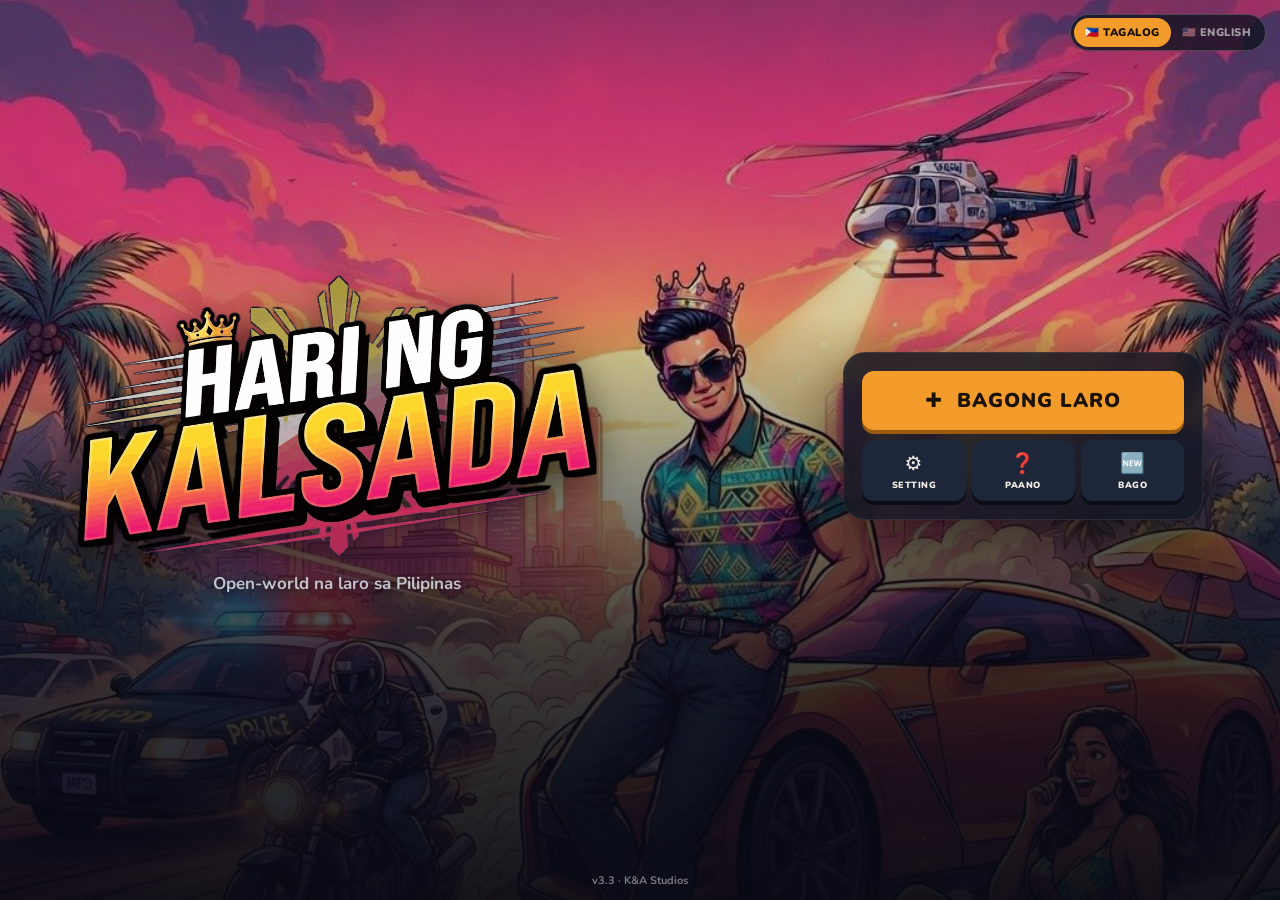
<file: index.html>
<!doctype html>
<html lang="fil">
<head>
<meta charset="utf-8">
<meta name="viewport" content="width=device-width,initial-scale=1,maximum-scale=1,user-scalable=no,viewport-fit=cover">
<meta name="theme-color" content="#0d111b">
<meta name="description" content="Hari ng Kalsada: Manila — isang orihinal na open-world na laro sa Manila. Jeepney, tricycle, 6-star na habulan, Isla Maligaya at probinsya. Libre sa browser at phone.">
<link rel="manifest" href="manifest.json">
<link rel="icon" href="icons/icon-32.png">
<link rel="apple-touch-icon" href="icons/icon-180.png">
<meta name="apple-mobile-web-app-status-bar-style" content="black-translucent">
<meta name="apple-mobile-web-app-title" content="Hari ng Kalsada">
<meta property="og:title" content="Hari ng Kalsada">
<meta property="og:description" content="Open-world na laro sa Pilipinas — Manila, Cebu, Davao, Baguio, Boracay at Palawan. 7 kabanata, 43 misyon. Libre at offline!">
<meta property="og:image" content="media/preview.jpg">
<meta property="og:type" content="website">
<meta name="twitter:card" content="summary_large_image">
<meta name="apple-mobile-web-app-capable" content="yes">
<meta name="mobile-web-app-capable" content="yes">
<title>Hari ng Kalsada</title>
<link rel="preconnect" href="https://fonts.googleapis.com">
<link href="https://fonts.googleapis.com/css2?family=Lilita+One&family=Nunito:wght@600;800;900&display=swap" rel="stylesheet">
<link rel="stylesheet" href="style.css">
</head>
<body>
<div id="boot"><img class="bt-img" src="media/logo.png" alt="HARI NG KALSADA"><div class="bt-bar"><div id="bt-fill"></div></div><div id="bt-msg" class="bt-msg">Naglo-load...</div></div>
<div id="studio" class="hidden"><div class="st-in"><div class="st-mark">K<span>&amp;</span>A</div><div class="st-name">K&amp;A STUDIOS</div><div class="st-pres">buong pagmamalaking inihahandog</div>
  <div class="st-info"><img class="st-icon" src="icons/icon-192.png" alt=""><b>HARI NG KALSADA</b><span id="st-ver"></span><span>Isang orihinal na open-world na laro · Gawa sa Pilipinas 🇵🇭</span></div>
  <div class="st-tap">i-tap para magpatuloy ›</div></div></div>

<canvas id="game"></canvas>
<div id="vignette"></div>

<div id="hud" class="hidden">
  <div id="topleft">
    <div id="objective" class="hidden"></div>
    <div id="sidejob" class="hidden"></div>
  </div>
  <div id="wanted">
    <div id="stars"></div>
    <div id="clues" class="hidden"></div>
    <div id="wanted-note"></div>
    <div id="radio" class="hidden"></div>
  </div>
  <div id="topright">
    <div id="money">₱0</div>
    <div id="clock"></div>
    <div id="event" class="hidden"></div>
    <div id="vehname"></div>
    <button id="btn-map" class="iconbtn" title="Mapa (M)">🗺</button>
    <button id="btn-phone" class="iconbtn" title="Phone (P)">📱</button>
    <button id="btn-pause" class="iconbtn" title="Pause (Esc)">☰</button>
  </div>
  <div id="status">
    <canvas id="minimap" width="200" height="200"></canvas>
    <div class="bars">
      <div class="bar"><div id="hpbar"></div></div>
      <div class="bar armor hidden" id="armorwrap"><div id="armorbar"></div></div>
      <div class="bar car hidden" id="carbarwrap"><div id="carbar"></div></div>
      <div id="weapon"></div>
      <div id="lvl" class="lvl"></div>
    </div>
  </div>
  <div id="speedo" class="hidden"><span id="kmh">0</span><small>km/h</small></div>
  <div id="arrest" class="hidden"><div id="arrestbar"></div><span>HINUHULI KA!</span></div>
  <div id="prompt" class="hidden"></div>
  <div id="subtitle" class="hidden"><img id="sub-face" alt=""><div class="sub-body"><b id="sub-name"></b><span id="sub-text"></span><small id="sub-skip">tap / E ▸</small></div></div>
  <div id="toasts"></div>
  <div id="tut" class="hidden"><div class="tut-top"><span class="tut-badge">🎓 TUTORIAL</span><span id="tut-n"></span><button id="tut-skip">Laktawan ✕</button></div><div id="tut-text"></div><div class="tut-bot"><span id="tut-wait">⏳ Gawin ito para magpatuloy...</span><button id="tut-ok">SIGE ▶</button></div></div>
  <div id="tip" class="hidden"><b id="tip-title"></b><span id="tip-body"></span><button id="tip-ok">OK ✓</button></div>
  <div id="bossbar" class="hidden"><b id="boss-name"></b><div class="bbar"><div id="boss-hp"></div></div></div>
  <div id="bigmsg" class="hidden"><h1 id="big-title"></h1><p id="big-sub"></p></div>
</div>

<div id="touch" class="hidden">
  <div id="joyzone"><div id="joybase"><div id="joyknob"></div></div></div>
  <div id="dpad" class="hidden"><span class="dp up">▲</span><span class="dp left">◀</span><span class="dp right">▶</span><span class="dp down">▼</span><span class="dp mid"></span></div>
  <div id="tbtns">
    <button id="tb-act" class="tbtn big">SAKAY</button>
    <button id="tb-b" class="tbtn">SUNTOK</button>
    <button id="tb-horn" class="tbtn small hidden">BUSINA</button>
    <button id="tb-radio" class="tbtn small hidden">📻</button>
    <button id="tb-weap" class="tbtn small hidden">🔄</button>
    <button id="tb-job" class="tbtn small hidden">💼</button>
    <button id="tb-fire" class="tbtn hidden">🔫 BARIL</button>
  </div>
</div>

<div id="title" class="screen">
  <div class="t-cover"></div><div class="t-shade"></div>
  <button id="t-lang" class="t-lang">🌐 English</button>
  <div class="t-wrap">
    <div class="t-hero">
      <h1 class="t-logo t-logoimg"><img src="media/logo.png" alt="HARI NG KALSADA"></h1>
      <p class="t-tag">Open-world na laro sa Pilipinas</p>
    </div>
    <div class="t-card">
      <button id="btn-continue" class="mbtn primary t-big hidden">▶&nbsp; ITULOY<small id="t-save-l1" class="t-save-l1"></small></button>
      <button id="btn-new" class="mbtn t-new">✚&nbsp; BAGONG LARO</button>
      <div id="t-save" class="hidden"><span id="t-save-l2"></span><div class="t-bar"><div id="t-save-bar"></div></div></div>
      <div class="t-row">
        <button id="btn-load" class="mbtn t-sm hidden">📂<small>LOAD</small></button>
        <button id="btn-ngplus" class="mbtn t-sm hidden">✨<small>NG+</small></button>
        <button id="btn-settings" class="mbtn t-sm">⚙️<small>SETTING</small></button>
        <button id="btn-howto" class="mbtn t-sm">❓<small>PAANO</small></button>
        <button id="btn-version" class="mbtn t-sm">🆕<small>BAGO</small></button>
      </div>
      <button id="btn-install" class="hidden"></button>
      <button id="t-inapp" class="t-inapp hidden">⚠️ Buksan sa Chrome/Safari para may tunog ›</button>
    </div>
  </div>
  <div class="t-foot"><span id="t-ver">v1.4</span> · K&amp;A Studios</div>
</div>
</div>

<div id="newgame" class="screen hidden">
  <div class="panel wide">
    <h2>BAGONG LARO</h2>
    <div class="ng-h">GAANO KAHIRAP ANG PULIS?</div>
    <div id="ng-diff" class="ng-grid"></div>
    <div class="ng-h">PAANO MAGMANEHO?</div>
    <div id="ng-drive" class="ng-grid two"></div>
    <div class="ng-h ctlrow">KONTROL SA PHONE?</div>
    <div id="ng-ctl" class="ng-grid two ctlrow"></div>
    <p class="note">Pwede mo itong palitan anumang oras sa ⚙️ Settings.</p>
    <div class="menurow" style="width:min(420px,90vw)"><button id="ng-back" class="mbtn">BUMALIK</button><button id="ng-go" class="mbtn primary">SIMULAN ▶</button></div>
  </div>
</div>

<div id="pause" class="screen hidden">
  <div class="panel">
    <h2>NAKAHINTO</h2>
    <div id="pause-stats"></div>
    <div class="suspect" id="suspect-board"></div>
    <div class="menu">
      <button id="btn-resume" class="mbtn primary">ITULOY</button>
      <div class="menurow"><button id="btn-psave" class="mbtn">💾 I-SAVE</button><button id="btn-pload" class="mbtn">📂 I-LOAD</button></div>
      <div class="menurow"><button id="btn-pach" class="mbtn">🏆 MGA TAGUMPAY</button><button id="btn-photo" class="mbtn">📷 PHOTO MODE</button></div>
      <div class="menurow"><button id="btn-skills" class="mbtn">📈 SKILLS</button><button id="btn-daily" class="mbtn">📅 HAMON</button></div>
      <button id="btn-pmap" class="mbtn">MAPA</button>
      <button id="btn-missions" class="mbtn">MGA MISYON</button>
      <button id="btn-phelp" class="mbtn">PAANO LARUIN</button>
      <button id="btn-psettings" class="mbtn">MGA SETTING</button>
      <button id="btn-pnew" class="mbtn">ANO'NG BAGO? ✨</button>
      <button id="btn-sound" class="mbtn">TUNOG: ON</button>
      <button id="btn-quit" class="mbtn danger">BUMALIK SA MENU</button>
    </div>
  </div>
</div>

<div id="mapscreen" class="screen hidden">
  <canvas id="bigmap"></canvas>
  <div class="map-top"><span class="map-title">🗺 MAPA</span><button id="btn-mapclose" class="mbtn small">✕ ISARA</button></div>
  <div class="map-zoom"><button id="mz-in">＋</button><button id="mz-out">－</button><button id="mz-me" title="Ako">◎</button><button id="mz-all" title="Pilipinas">🇵🇭</button></div>
  <div class="map-bottom">
    <div id="mappop" class="mappop hidden"></div>
    <div id="mapsub" class="mapsub hidden"></div>
    <div id="mapchips" class="mapchips"></div>
  </div>
</div>

<div id="missions" class="screen hidden">
  <div class="panel wide">
    <h2>MGA MISYON</h2>
    <div id="mission-list"></div>
    <button id="btn-mclose" class="mbtn primary">ISARA</button>
  </div>
</div>

<div id="help" class="screen hidden">
  <div class="panel wide">
    <h2>PAANO LARUIN</h2>
    <div class="helpgrid">
      <div>
        <h3>🎯 Layunin</h3>
        <p>Ikaw si <b>Nonoy</b>, probinsyanong dumating sa Manila para bawiin ang lupa ng pamilya mula kay <b>Boss Tikboy</b> at sa kurakot na <b>Mayor Kurakot</b>. May <b>4 na kabanata</b>: Manila, San Isidro, Cebu at Davao — 28 misyon at 4 na huling wakas. Hanapin din ang <b>20 Gintong Tsinelas</b>!</p>
        <h3>⭐ Wanted (6 Bituin)</h3>
        <p>Ang krimeng <b>nakita</b> ng pulis o ng <b>CCTV</b> ay nagdadagdag ng bituin. Kilala ka nila sa 4 na clue: <b>CCTV · Damit · Mukha · Sasakyan</b>.</p>
        <p><b>Puting bituin</b> = hinahabol ka. <b>Outline</b> = nawala ka sa paningin nila (may <b>search zone</b>). <b>Pula</b> = nakalabas ka sa zone, unti-unti kang nakakalimutan.</p>
        <p>Magpalit ng damit (👕 Ukay-Ukay), gupit (💈 Barberya), kulay ng kotse (🎨 Pintura) o ng sasakyan para <b>hindi ka makilala</b>.</p>
      </div>
      <div>
        <h3>⌨️ Keyboard</h3>
        <p><b>WASD / Arrows</b> — lakad / maneho (sa MADALI na pagmamaneho: pindutin kung SAAN pupunta)<br><b>Shift</b> — takbo<br><b>E / F</b> — sumakay, bumaba, gamitin<br><b>Space</b> — suntok / handbrake<br><b>Mouse</b> — tumutok · <b>Click / X</b> — bumaril (drive-by din)<br><b>G</b> — reload<br><b>H</b> — busina / sirena<br><b>Q</b> — palit armas<br><b>J</b> — simulan/tapusin ang side job<br><b>R</b> — palit istasyon ng radyo<br><b>O</b> — photo mode<br><b>M</b> — mapa · <b>Esc</b> — pause</p>
        <h3>📱 Touch</h3>
        <p><b>Kaliwang joystick</b> — lakad. Sa sasakyan, ituro kung saan pupunta (sa likod = atras).<br><b>SAKAY</b> — sumakay/bumaba/gamitin<br><b>SUNTOK / PRENO</b> — suntok o handbrake<br><b>BUSINA</b> — busina<br><b>🔄</b> — palit armas · <b>💼</b> — side job<br><b>BARIL</b> — kusang tumututok · <b>🔫</b> — drive-by sa sasakyan<br><b>📻</b> — palit istasyon ng radyo</p>
        <h3>🚗 Madaling Pagmamaneho</h3>
        <p>Sa <b>MADALI</b> na pagmamaneho (default): pindutin o ituro kung <b>SAAN</b> mo gustong pumunta sa screen — kusang liliko ang sasakyan. Kung walang daan doon, didiretso muna ito at <b>liliko sa susunod na kanto</b> (may dilaw na arrow). Kusa rin itong pumipreno bago bumangga sa pader. Space / PRENO = preno.</p>
        <h3>🚨 Pagtakas sa Pulis</h3>
        <p>Mawala sa paningin nila (lumiko sa mga kanto, pumasok sa eskinita), lumabas sa purple na zone, at magpalit ng damit/kotse. Kung mahirap pa rin, piliin ang hirap na <b>MADALI</b> sa ⚙️ Settings.</p>
        <h3>💰 Kita</h3>
        <p>Misyon · <b>Pasada</b> sa kahit anong jeepney · Ibenta ang kotse kay <b>Mang Ben</b> · Pera ng mga nasuntok</p>
        <h3>🏝 Lungsod at Isla</h3>
        <p>Umiikot ang <b>araw at gabi</b>, may <b>ulan at baha</b>, at <b>traffic lights</b>. Bumili ng <b>taho</b> (umaga) o <b>balut</b> (gabi) para sa buhay. Sumakay ng <b>ferry</b> o <b>bangka</b> papuntang <b>Isla Maligaya</b>.</p>
        <h3>🔫 Baril at Kuta</h3>
        <p>Bumili ng baril, bala, granada at <b>bulletproof vest</b> sa <b>🔫 Armas ni Kabo</b> (bukas pagkatapos ng Misyon 2). Linisin ang 3 <b>☠️ Kuta ng Sindikato</b> para sa premyo. Naririnig ng pulis ang putok!</p>
        <h3>🌀 Bagyo at Pista</h3>
        <p>Minsan may <b>bagyo</b>: malakas na hangin, lumilipad na yero at baha sa buong lungsod — mag-<b>Rescue</b> gamit ang jeepney o van. May <b>parada</b> sa Tondo tuwing ikatlong araw (4–7 PM), <b>parol</b> tuwing "ber months" at <b>kandila</b> tuwing Undas.</p>
      </div>
    </div>
    <div class="menurow" style="width:min(420px,90vw)"><button id="btn-tut" class="mbtn">🎓 TUTORIAL</button><button id="btn-hclose" class="mbtn primary">SIGE!</button></div>
  </div>
</div>

<div id="slots" class="screen hidden">
  <div class="panel">
    <h2 id="slot-title">I-SAVE</h2>
    <p class="note">Pwede kang umalis anumang oras — awtomatikong nase-save ang laro sa Auto-save.</p>
    <div id="slot-list" class="slotlist"></div>
    <div class="menurow" style="width:100%"><button id="btn-export" class="mbtn small">📤 I-EXPORT</button><button id="btn-import" class="mbtn small">📥 I-IMPORT</button></div>
    <button id="btn-slotclose" class="mbtn primary">BUMALIK</button>
  </div>
</div>

<div id="backup" class="screen hidden">
  <div class="panel">
    <h2 id="bk-title">BACKUP</h2>
    <p class="note" id="bk-note"></p>
    <textarea id="bk-code" class="bk-code" spellcheck="false"></textarea>
    <div class="menurow" id="bk-exp" style="width:100%"><button id="bk-copy" class="mbtn small">Kopyahin</button><button id="bk-dl" class="mbtn small">I-download bilang file</button></div>
    <div class="menurow hidden" id="bk-imp" style="width:100%"><label class="mbtn small bk-file">Pumili ng file<input type="file" id="bk-file" accept=".txt,.json,text/plain" hidden></label><button id="bk-go" class="mbtn small primary">📥 I-IMPORT</button></div>
    <button id="bk-close" class="mbtn primary">BUMALIK</button>
  </div>
</div>

<div id="install" class="screen hidden">
  <div class="panel">
    <h2>📲 I-INSTALL ANG APP</h2>
    <div id="inst-steps" class="inst-steps"></div>
    <div id="inst-link" class="menurow hidden" style="width:100%"><input id="inst-url" class="inst-url" readonly><button class="mbtn small" onclick="PWA.copyLink()">📋 Kopyahin</button></div>
    <button class="mbtn primary" onclick="UI.hide('install')">SIGE</button>
  </div>
</div>

<div id="phone" class="screen hidden">
  <div class="phone-dev">
    <div class="ph-notch"></div>
    <div id="phone-body" class="ph-body"></div>
    <div class="ph-apps"><button data-app="home">🏠</button><button data-app="msg">💬</button><button data-app="gps">🧭</button><button data-app="fam">💗</button><button id="ph-close">✕</button></div>
  </div>
</div>
<div id="shop" class="screen hidden">
  <div class="panel wide">
    <h2 id="shop-title">TINDAHAN</h2>
    <div id="shop-list" class="shoplist"></div>
    <button id="btn-shopclose" class="mbtn primary">TAPOS</button>
  </div>
</div>

<div id="minigame" class="screen hidden">
  <div class="panel wide mg-panel">
    <h2 id="mg-title">MINI-GAME</h2>
    <p id="mg-help" class="mg-help"></p>
    <canvas id="mg-canvas"></canvas>
    <button id="mg-quit" class="mbtn small">✕ UMALIS</button>
  </div>
</div>

<div id="interior" class="screen hidden">
  <div class="panel wide">
    <div id="int-art" class="int-art"></div>
    <h2 id="int-title"></h2>
    <p id="int-desc" class="note"></p>
    <div id="int-list" class="shoplist"></div>
    <button class="mbtn primary" onclick="INTERIOR.close()">🚪 LUMABAS</button>
  </div>
</div>

<div id="skills" class="screen hidden">
  <div class="panel wide">
    <h2>📈 SKILLS</h2>
    <div id="skill-head" class="skill-head"></div>
    <div id="skill-list" class="shoplist"></div>
    <p class="note">Kumita ng XP sa misyon, side job, pagtulong sa kalye, hamon at koleksyon.</p>
    <button class="mbtn primary" onclick="UI.hide('skills')">ISARA</button>
  </div>
</div>

<div id="daily" class="screen hidden">
  <div class="panel wide">
    <h2>📅 HAMON NGAYONG ARAW</h2>
    <div id="daily-list" class="shoplist"></div>
    <button class="mbtn primary" onclick="UI.hide('daily')">ISARA</button>
  </div>
</div>

<div id="achievements" class="screen hidden">
  <div class="panel wide">
    <h2>MGA TAGUMPAY</h2>
    <div id="ach-pct" class="pct"></div>
    <div id="ach-list" class="achlist"></div>
    <button id="btn-achclose" class="mbtn primary">ISARA</button>
  </div>
</div>

<div id="comic" class="screen hidden">
  <div class="comic-wrap"><div id="comic-strip" class="comic-strip"></div><button id="comic-next" class="mbtn primary">TULOY ▶</button></div>
</div>

<div id="choice" class="screen hidden">
  <div class="panel">
    <div class="choice-tag">⚖️ IKAW ANG MAGPAPASYA</div>
    <h2 id="choice-q"></h2>
    <div id="choice-opts" class="choice-opts"></div>
  </div>
</div>

<div id="devpanel" class="screen hidden">
  <div class="panel wide">
    <h2>🛠 DEVELOPER MODE</h2>
    <p class="note">Pumili ng misyon para direktang simulan ito. Para lang sa pag-test.</p>
    <div id="dev-missions" class="devlist"></div>
    <div class="devtools">
      <button class="mbtn small" onclick="DEV.money()">💰 +₱100,000</button>
      <button class="mbtn small" id="dev-god" onclick="DEV.god=!DEV.god;DEV.render()">🛡 God mode</button>
      <button class="mbtn small" onclick="WANTED.clear(false);UI.toast('🛠 Walang wanted')">🚓 Alisin ang wanted</button>
      <button class="mbtn small" onclick="DEV.setTime(8)">🌅 Umaga</button>
      <button class="mbtn small" onclick="DEV.setTime(13)">☀️ Tanghali</button>
      <button class="mbtn small" onclick="DEV.setTime(21)">🌙 Gabi</button>
      <button class="mbtn small" onclick="DEV.rain()">🌧 Ulan on/off</button>
      <button class="mbtn small" onclick="FIESTA.force.parade = !FIESTA.paradeTime(); UI.toast('🛠 Parada: ' + (FIESTA.force.parade ? 'ON' : 'OFF'))">🎉 Parada on/off</button>
      <button class="mbtn small" onclick="FIESTA.force.pasko = !FIESTA.pasko(); UI.toast('🛠 Pasko: ' + (FIESTA.force.pasko ? 'ON' : 'OFF'))">🎄 Pasko on/off</button>
      <button class="mbtn small" onclick="FIESTA.force.undas = !FIESTA.undas(); UI.toast('🛠 Undas: ' + (FIESTA.force.undas ? 'ON' : 'OFF'))">🕯 Undas on/off</button>
      <button class="mbtn small" onclick="TYPHOON.s ? (TYPHOON.s.phase='after', TYPHOON.s.t=1, WORLD.rainTarget=0) : TYPHOON.start(true); UI.hide('devpanel'); G.paused=false">🌀 Bagyo on/off</button>
      <select id="dev-tp" onchange="DEV.teleport(this.value)"></select>
    </div>
    <div class="menurow" style="width:min(420px,90vw)"><button class="mbtn danger" onclick="DEV.lock()">🔒 I-LOCK</button><button class="mbtn primary" onclick="UI.hide('devpanel')">ISARA</button></div>
  </div>
</div>

<div id="settings" class="screen hidden">
  <div class="panel">
    <h2>MGA SETTING</h2>
    <div class="setlist">
      <div class="setrow"><span>🌐 Wika / Language</span><div class="seg" data-key="lang"><button data-v="fil">FILIPINO</button><button data-v="en">ENGLISH</button></div></div>
      <label class="setrow"><span>🎵 Musika</span><input type="range" id="set-music" min="0" max="100"></label>
      <label class="setrow"><span>🔊 Sound effects</span><input type="range" id="set-sfx" min="0" max="100"></label>
      <label class="setrow"><span>🗣 Boses (balita at sigaw)</span><input type="range" id="set-voice" min="0" max="100"></label>
      <div class="setrow"><span>🔠 Laki ng text</span><div class="seg" data-key="bigText"><button data-v="0">NORMAL</button><button data-v="1">MALAKI</button></div></div>
      <div class="setrow"><span>🚶 Musika habang naglalakad</span><div class="seg" data-key="walkMusic"><button data-v="1">ON</button><button data-v="0">OFF</button></div></div>
      <div class="setrow"><span>💪 Hirap</span><div class="seg" data-key="diff"><button data-v="madali">MADALI</button><button data-v="normal">NORMAL</button><button data-v="mahirap">MAHIRAP</button></div></div>
      <div class="setrow"><span>🚗 Pagmamaneho</span><div class="seg" data-key="drive"><button data-v="madali">MADALI</button><button data-v="classic">CLASSIC</button></div></div>
      <div class="setrow"><span>🖼 Graphics</span><div class="seg" data-key="quality"><button data-v="high">MAGANDA</button><button data-v="low">MABILIS</button></div></div>
      <div class="setrow"><span>🔋 Dami ng tao at sasakyan</span><div class="seg" data-key="density"><button data-v="kaunti">KAUNTI (TIPID)</button><button data-v="normal">NORMAL</button><button data-v="marami">MARAMI</button></div></div>
      <div class="setrow"><span>🎯 Pagtutok sa phone</span><div class="seg" data-key="aim"><button data-v="auto">AUTO-AIM</button><button data-v="manual">MANUAL</button></div></div>
      <div class="setrow"><span>📻 Boses ng balita sa radyo</span><div class="seg" data-key="newsVoice"><button data-v="on">ON</button><button data-v="off">OFF</button></div></div>
      <div class="setrow"><span>🩸 Dugo</span><div class="seg" data-key="gore"><button data-v="on">ON</button><button data-v="off">OFF</button></div></div>
      <div class="setrow"><span>📱 Kontrol sa phone</span><div class="seg" data-key="touchCtl"><button data-v="joystick">JOYSTICK</button><button data-v="dpad">ARROWS ▲▼◀▶</button></div></div>
      <div class="setrow"><span>🕹 Laki ng joystick / arrows</span><div class="seg" data-key="joy"><button data-v="0.8">MALIIT</button><button data-v="1">NORMAL</button><button data-v="1.25">MALAKI</button></div></div>
      <div class="setrow"><span>✋ Kaliwete (palit puwesto ng controls)</span><div class="seg" data-key="lefty"><button data-v="1">ON</button><button data-v="0">OFF</button></div></div>
      <div class="setrow"><span>💡 Mga tip</span><div class="seg" data-key="tipsOn"><button data-v="1">ON</button><button data-v="0">OFF</button></div></div>
      <button id="set-resettips" class="mbtn small">IPAKITA ULIT ANG MGA TIP</button>
      <button id="set-install" class="mbtn small t-install">📲 I-INSTALL ANG APP</button>
      <div class="menurow"><button id="set-bug" class="mbtn small">🐞 I-REPORT ANG BUG</button><button id="set-support" class="mbtn small hidden">☕ SUPORTAHAN</button></div>
      <a class="set-privacy" href="privacy.html" target="_blank" rel="noopener">🔒 Privacy Policy</a>
      <div class="coderow"><input id="set-code" type="text" maxlength="24" autocomplete="off" autocapitalize="characters" spellcheck="false" placeholder="🎁 May code ka?"><button id="set-code-go" class="mbtn small">GAMITIN</button></div>
    </div>
    <button id="btn-setclose" class="mbtn primary">TAPOS</button>
  </div>
</div>

<div id="whatsnew" class="screen hidden">
  <div class="panel wide">
    <h2>ANO'NG BAGO?</h2>
    <div class="vtabs" id="vtabs"></div>
    <div class="changelog" id="vbody"></div>
    <button id="btn-wnclose" class="mbtn primary">SIGE!</button>
  </div>
</div>

<div id="ending" class="screen hidden">
  <div class="panel wide endpanel">
    <div class="stars-deco">★★★★★★</div>
    <h2 id="end-title">IKAW ANG HARI NG KALSADA!</h2>
    <p id="end-text">Naibalik ang ayuda sa mga tao. Nakulong si Mayor Kurakot at si Boss Tikboy. Nabawi ang lupa ng pamilya Dela Cruz sa Samar.</p>
    <div id="end-choices" class="end-choices"></div>
    <div id="end-stats"></div>
    <p class="credits">Salamat sa paglalaro!<br>Pwede ka pang mag-free roam: pasada, karera sa kalye, at hanapin ang lahat ng Gintong Tsinelas.</p>
    <button id="btn-endclose" class="mbtn primary">MAG-FREE ROAM</button>
  </div>
</div>

<div id="photo" class="hidden">
  <div class="ph-top"><span class="ph-badge">📷 PHOTO MODE</span><small>I-drag para ilipat · scroll / + − para mag-zoom</small><button id="ph-close" class="mbtn small">✕ ISARA</button></div>
  <div class="ph-bar">
    <div id="ph-filters" class="ph-filters"></div>
    <div class="ph-row"><label>🔍 <input id="ph-zoom" type="range" min="0.5" max="2.6" step="0.05" value="1"></label><button id="ph-frame" class="ph-tog">🖼 Frame</button><button id="ph-snap" class="mbtn primary small">📸 KUHANAN</button><button id="ph-share" class="mbtn small hidden">📤 IBAHAGI</button></div>
  </div>
</div>
<div id="flight" class="hidden"><div class="fl-cloud c1">☁️</div><div class="fl-cloud c2">☁️</div><div class="fl-cloud c3">☁️</div><div class="fl-plane">✈️</div><div id="fl-to" class="fl-to"></div></div>
<div id="fade"></div>
<div id="loading" class="hidden">Ginagawa ang Manila...</div>

<script src="js/util.js"></script>
<script src="js/settings.js"></script>
<script src="js/lang_en.js"></script>
<script src="js/i18n.js"></script>
<script src="js/audio.js"></script>
<script src="js/music.js"></script>
<script src="js/map.js"></script>
<script src="js/vehicles.js"></script>
<script src="js/people.js"></script>
<script src="js/traffic.js"></script>
<script src="js/police.js"></script>
<script src="js/world.js"></script>
<script src="js/weapons.js"></script>
<script src="js/guns.js"></script>
<script src="js/economy.js"></script>
<script src="js/jobs.js"></script>
<script src="js/events.js"></script>
<script src="js/minigames.js"></script>
<script src="js/wardrobe.js"></script>
<script src="js/share.js"></script>
<script src="js/life.js"></script>
<script src="js/animals.js"></script>
<script src="js/progression.js"></script>
<script src="js/save.js"></script>
<script src="js/tutorial.js"></script>
<script src="js/portraits.js"></script>
<script src="js/pwa.js"></script>
<script src="js/missions.js"></script>
<script src="js/chapter3.js"></script>
<script src="js/chapter4.js"></script>
<script src="js/chapter5.js"></script>
<script src="js/chapter67.js"></script>
<script src="js/mapview.js"></script>
<script src="js/phmap.js"></script>
<script src="js/family.js"></script>
<script src="js/lively.js"></script>
<script src="js/content30.js"></script>
<script src="js/angkas.js"></script>
<script src="js/ui.js"></script>
<script src="js/boot.js"></script>
<script src="js/game.js"></script>
</body>
</html>
</file>
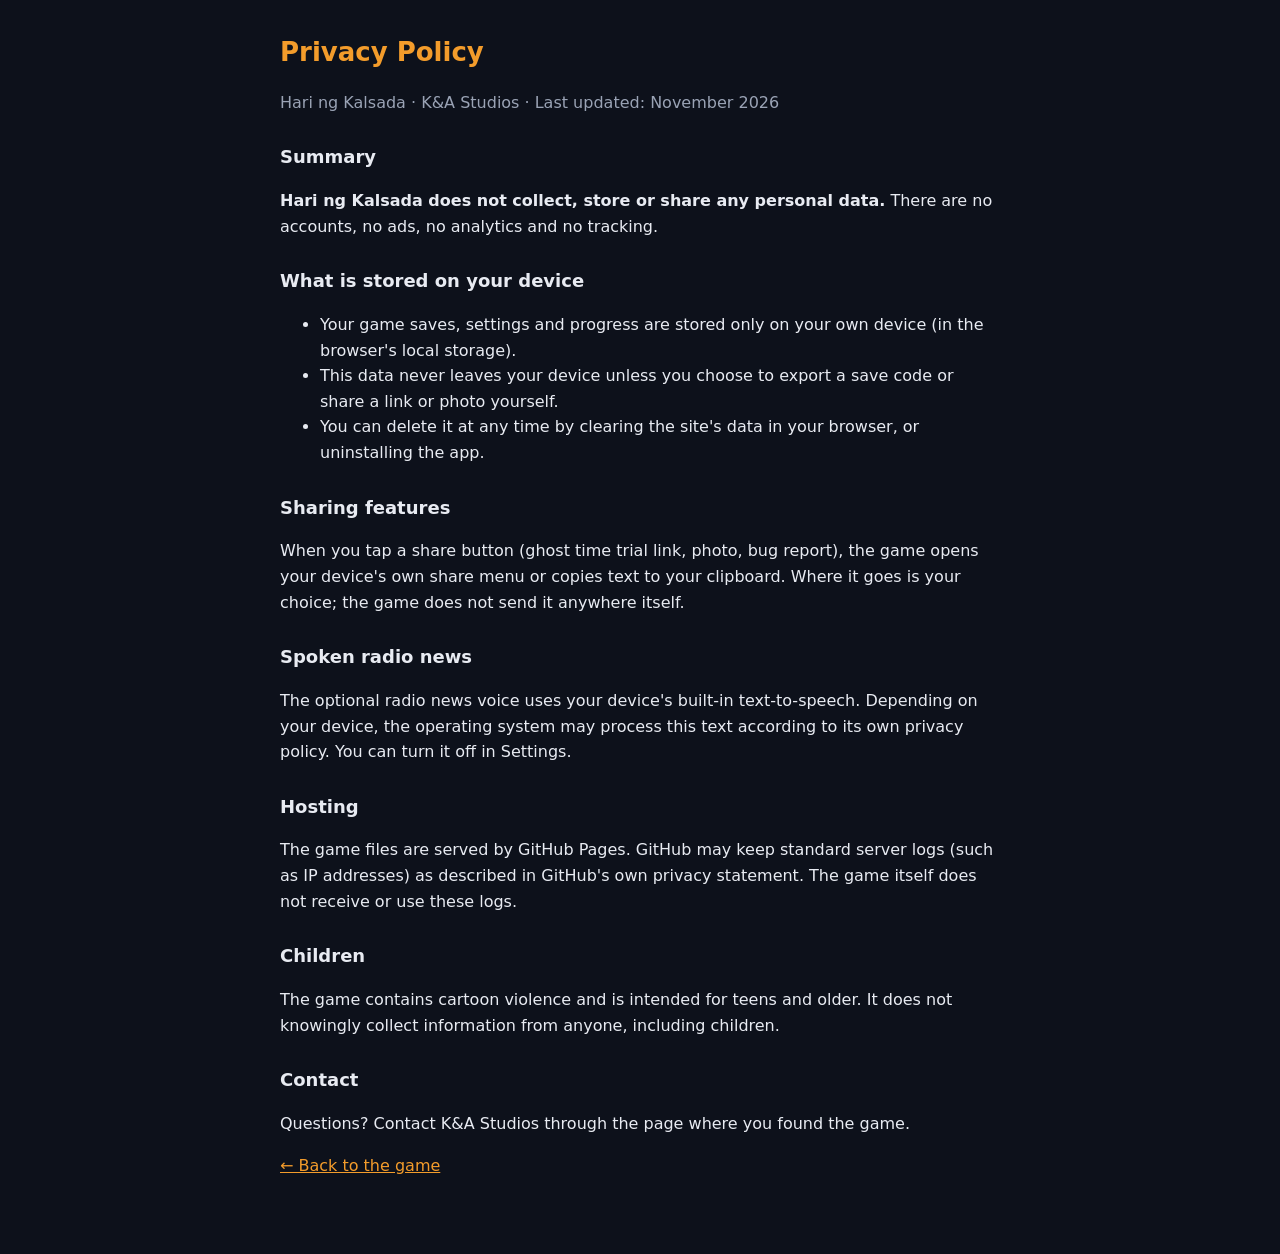
<file: privacy.html>
<!doctype html>
<html lang="en">
<head>
<meta charset="utf-8">
<meta name="viewport" content="width=device-width, initial-scale=1">
<title>Privacy Policy · Hari ng Kalsada</title>
<style>
  :root { --bg: #0d111b; --ink: #e8ebf2; --muted: #9aa3b5; --accent: #f39c2b; }
  body { margin: 0; background: var(--bg); color: var(--ink); font: 16px/1.6 system-ui, -apple-system, "Segoe UI", Roboto, sans-serif; }
  main { max-width: 720px; margin: 0 auto; padding: 32px 18px 60px; }
  h1 { color: var(--accent); font-size: 26px; margin: 0 0 4px; }
  h2 { font-size: 18px; margin: 28px 0 6px; }
  p, li { color: var(--ink); }
  small, .muted { color: var(--muted); }
  a { color: var(--accent); }
</style>
</head>
<body>
<main>
  <h1>Privacy Policy</h1>
  <p class="muted">Hari ng Kalsada · K&amp;A Studios · Last updated: November 2026</p>

  <h2>Summary</h2>
  <p><b>Hari ng Kalsada does not collect, store or share any personal data.</b> There are no accounts, no ads, no analytics and no tracking.</p>

  <h2>What is stored on your device</h2>
  <ul>
    <li>Your game saves, settings and progress are stored only on your own device (in the browser's local storage).</li>
    <li>This data never leaves your device unless you choose to export a save code or share a link or photo yourself.</li>
    <li>You can delete it at any time by clearing the site's data in your browser, or uninstalling the app.</li>
  </ul>

  <h2>Sharing features</h2>
  <p>When you tap a share button (ghost time trial link, photo, bug report), the game opens your device's own share menu or copies text to your clipboard. Where it goes is your choice; the game does not send it anywhere itself.</p>

  <h2>Spoken radio news</h2>
  <p>The optional radio news voice uses your device's built-in text-to-speech. Depending on your device, the operating system may process this text according to its own privacy policy. You can turn it off in Settings.</p>

  <h2>Hosting</h2>
  <p>The game files are served by GitHub Pages. GitHub may keep standard server logs (such as IP addresses) as described in GitHub's own privacy statement. The game itself does not receive or use these logs.</p>

  <h2>Children</h2>
  <p>The game contains cartoon violence and is intended for teens and older. It does not knowingly collect information from anyone, including children.</p>

  <h2>Contact</h2>
  <p>Questions? Contact K&amp;A Studios through the page where you found the game.</p>

  <p><a href="./">← Back to the game</a></p>
</main>
</body>
</html>
</file>
<file: style.css>
:root {
  --bg: #0d111b;
  --panel: #161c2b;
  --panel2: #1e2639;
  --ink: #f4efe4;
  --muted: #9aa3b5;
  --accent: #f39c2b;
  --accent2: #ffb84d;
  --red: #e74c3c;
  --blue: #3d7bff;
  --good: #2ecc71;
  --star: #ffffff;
  --font-display: 'Lilita One', 'Arial Black', Impact, sans-serif;
  --font: 'Nunito', system-ui, -apple-system, 'Segoe UI', Roboto, sans-serif;
}
* { box-sizing: border-box; -webkit-tap-highlight-color: transparent; }
html, body { margin: 0; height: 100%; overflow: hidden; background: var(--bg); color: var(--ink); font-family: var(--font); user-select: none; -webkit-user-select: none; touch-action: none; overscroll-behavior: none; }
canvas#game { position: fixed; inset: 0; width: 100vw; height: 100vh; display: block; }
#vignette { position: fixed; inset: 0; pointer-events: none; box-shadow: inset 0 0 140px 40px rgba(5, 8, 15, 0.75); }
.hidden { display: none !important; }
button { font-family: var(--font); cursor: pointer; }

/* ===== HUD ===== */
#hud { position: fixed; inset: 0; pointer-events: none; }
#topleft { position: absolute; left: max(12px, env(safe-area-inset-left)); top: max(12px, env(safe-area-inset-top)); max-width: min(42vw, 380px); display: flex; flex-direction: column; gap: 6px; }
#objective, #sidejob { background: rgba(14, 18, 30, 0.82); border-left: 4px solid var(--accent); padding: 8px 12px; border-radius: 8px; font-weight: 800; font-size: 14px; line-height: 1.3; box-shadow: 0 4px 14px rgba(0, 0, 0, 0.35); }
#sidejob { border-left-color: var(--good); font-size: 13px; }
#wanted { position: absolute; top: max(10px, env(safe-area-inset-top)); left: 50%; transform: translateX(-50%); display: flex; flex-direction: column; align-items: center; gap: 6px; }
#stars { display: flex; gap: 4px; filter: drop-shadow(0 2px 4px rgba(0, 0, 0, 0.6)); }
.star { width: 26px; height: 26px; }
.star path { stroke-width: 1.6; stroke-linejoin: round; }
.star.on path { fill: #fff; stroke: #fff; }
.star.off path { fill: #1c2233; stroke: #2a3248; }
.star.search path { fill: none; stroke: #fff; }
.star.escape path { fill: #ff5a3c; stroke: #ff5a3c; }
#stars.flash { animation: starflash 0.6s ease 3; }
#stars.blink .star.search, #stars.blink .star.escape { animation: blink 1s steps(2) infinite; }
@keyframes starflash { 50% { transform: scale(1.25); filter: drop-shadow(0 0 10px #fff); } }
@keyframes blink { 50% { opacity: 0.35; } }
#clues { display: flex; gap: 8px; }
.clue { width: 38px; height: 38px; border-radius: 50%; display: flex; align-items: center; justify-content: center; position: relative; transition: all .3s; }
.clue svg { width: 22px; height: 22px; }
.clue.unknown { border: 2px dashed rgba(255, 255, 255, 0.45); color: rgba(255, 255, 255, 0.6); font-weight: 900; font-size: 18px; }
.clue.known { background: #f4efe4; color: #1a2030; box-shadow: 0 3px 10px rgba(0, 0, 0, 0.45); }
.clue.changed { background: #2a3248; color: #6c7690; }
.clue.changed::after { content: ''; position: absolute; width: 44px; height: 3px; background: var(--red); transform: rotate(-45deg); border-radius: 2px; }
.clue.cam.known { background: #ff5a3c; color: #fff; }
#wanted-note { font-size: 12px; font-weight: 800; color: #fff; text-shadow: 0 1px 3px #000; min-height: 14px; text-align: center; }
#topright { position: absolute; right: max(12px, env(safe-area-inset-right)); top: max(10px, env(safe-area-inset-top)); display: flex; flex-direction: column; align-items: flex-end; gap: 6px; }
#money { font-family: var(--font-display); font-size: 28px; color: #7dff9b; text-shadow: 0 2px 0 #0b3d1a, 0 0 12px rgba(0, 0, 0, 0.6); letter-spacing: 0.5px; }
#money.pulse { animation: mpulse .5s ease; }
@keyframes mpulse { 50% { transform: scale(1.2); } }
#vehname { font-size: 12px; font-weight: 800; color: var(--muted); text-shadow: 0 1px 2px #000; }
.iconbtn { pointer-events: auto; width: 42px; height: 42px; border-radius: 12px; border: 0; background: rgba(14, 18, 30, 0.8); color: #fff; font-size: 20px; box-shadow: 0 3px 10px rgba(0, 0, 0, 0.4); }
#topright { flex-direction: column; }
#topright .iconbtn + .iconbtn { margin-top: 0; }
#status { position: absolute; left: max(12px, env(safe-area-inset-left)); bottom: max(12px, env(safe-area-inset-bottom)); display: flex; flex-direction: column; gap: 6px; }
#minimap { width: 170px; height: 170px; border-radius: 50%; border: 3px solid rgba(255, 255, 255, 0.85); box-shadow: 0 4px 16px rgba(0, 0, 0, 0.6); background: #0d111b; }
.bars { display: flex; flex-direction: column; gap: 4px; width: 170px; }
.bar { height: 8px; background: rgba(0, 0, 0, 0.55); border-radius: 5px; overflow: hidden; }
#hpbar { height: 100%; width: 100%; background: linear-gradient(90deg, #2ecc71, #7dff9b); transition: width .2s; }
#carbar { height: 100%; width: 100%; background: linear-gradient(90deg, #3d7bff, #7fb0ff); transition: width .2s; }
#speedo { position: absolute; right: max(16px, env(safe-area-inset-right)); bottom: max(16px, env(safe-area-inset-bottom)); font-family: var(--font-display); font-size: 40px; text-shadow: 0 2px 6px #000; display: flex; align-items: baseline; gap: 4px; }
#speedo small { font-family: var(--font); font-weight: 900; font-size: 13px; color: var(--muted); }
#arrest { position: absolute; left: 50%; top: 30%; transform: translateX(-50%); width: 220px; height: 26px; background: rgba(0, 0, 0, 0.7); border-radius: 13px; overflow: hidden; border: 2px solid var(--blue); display: flex; align-items: center; justify-content: center; }
#arrestbar { position: absolute; left: 0; top: 0; bottom: 0; background: linear-gradient(90deg, #3d7bff, #ff3d3d); width: 0; }
#arrest span { position: relative; font-weight: 900; font-size: 13px; letter-spacing: 1px; }
#prompt { position: absolute; left: 50%; bottom: 25%; transform: translateX(-50%); background: rgba(14, 18, 30, 0.88); padding: 9px 16px; border-radius: 10px; font-weight: 800; font-size: 15px; white-space: nowrap; max-width: 92vw; overflow: hidden; text-overflow: ellipsis; border: 2px solid rgba(255, 255, 255, 0.12); }
#prompt kbd { background: var(--accent); color: #1a1a1a; border-radius: 5px; padding: 1px 7px; margin-right: 6px; font-family: var(--font); font-weight: 900; }
#subtitle { position: absolute; left: 50%; bottom: 13%; transform: translateX(-50%); width: min(760px, 92vw); background: rgba(10, 13, 22, 0.9); padding: 12px 16px 10px; border-radius: 12px; font-size: 16px; font-weight: 700; line-height: 1.4; pointer-events: auto; border: 2px solid rgba(255, 255, 255, 0.08); }
#sub-name { color: var(--accent2); display: block; font-family: var(--font-display); font-weight: 400; font-size: 17px; letter-spacing: .5px; }
#sub-skip { display: block; text-align: right; color: var(--muted); font-size: 11px; margin-top: 2px; }
#toasts { position: absolute; left: 50%; top: 110px; transform: translateX(-50%); display: flex; flex-direction: column; align-items: center; gap: 6px; width: min(560px, 92vw); }
.toast { background: rgba(14, 18, 30, 0.9); padding: 8px 14px; border-radius: 10px; font-weight: 800; font-size: 14px; text-align: center; animation: tin .25s ease; box-shadow: 0 4px 12px rgba(0, 0, 0, 0.4); }
.toast.out { opacity: 0; transition: opacity .4s; }
@keyframes tin { from { transform: translateY(-8px); opacity: 0; } }
#bigmsg { position: absolute; left: 0; right: 0; top: 34%; text-align: center; animation: bigin .35s cubic-bezier(.2, 1.6, .5, 1); }
#bigmsg h1 { margin: 0; font-family: var(--font-display); font-weight: 400; font-size: clamp(40px, 9vw, 86px); color: #fff; letter-spacing: 1px; text-shadow: 0 5px 0 #c4631a, 0 8px 24px rgba(0, 0, 0, 0.7); }
#bigmsg p { margin: 6px 0 0; font-weight: 900; font-size: clamp(14px, 3.4vw, 20px); text-shadow: 0 2px 6px #000; }
#bigmsg.bad h1 { text-shadow: 0 5px 0 #8a1c1c, 0 8px 24px rgba(0, 0, 0, 0.7); color: #ff6b5a; }
#bigmsg.good h1 { text-shadow: 0 5px 0 #157a3a, 0 8px 24px rgba(0, 0, 0, 0.7); color: #7dff9b; }
@keyframes bigin { from { transform: scale(0.6); opacity: 0; } }

/* ===== Touch ===== */
#touch { position: fixed; inset: 0; pointer-events: none; }
#joyzone { position: absolute; left: 0; bottom: 0; width: 50vw; height: 60vh; pointer-events: auto; }
#joybase { position: absolute; width: 130px; height: 130px; border-radius: 50%; background: rgba(255, 255, 255, 0.08); border: 2px solid rgba(255, 255, 255, 0.25); transform: translate(-50%, -50%); left: 110px; top: calc(100% - 300px); opacity: .55; }
#joyknob { position: absolute; left: 50%; top: 50%; width: 56px; height: 56px; margin: -28px 0 0 -28px; border-radius: 50%; background: rgba(255, 255, 255, 0.55); box-shadow: 0 3px 10px rgba(0, 0, 0, 0.4); }
#joybase.active { opacity: 1; }
#tbtns { position: absolute; right: max(14px, env(safe-area-inset-right)); bottom: max(90px, calc(env(safe-area-inset-bottom) + 80px)); display: grid; grid-template-columns: auto auto; gap: 12px; align-items: end; pointer-events: none; }
.tbtn { pointer-events: auto; width: 78px; height: 78px; border-radius: 50%; border: 3px solid rgba(255, 255, 255, 0.5); background: rgba(20, 26, 42, 0.72); color: #fff; font-weight: 900; font-size: 12px; letter-spacing: .5px; box-shadow: 0 4px 12px rgba(0, 0, 0, 0.45); touch-action: none; }
.tbtn.big { width: 92px; height: 92px; background: rgba(243, 156, 43, 0.8); border-color: #ffd28a; color: #1a1205; font-size: 14px; grid-column: 2; grid-row: 1 / span 2; }
.tbtn.small { width: 64px; height: 64px; font-size: 10px; }
#tb-b { grid-column: 1; grid-row: 2; }
#tb-horn { grid-column: 1; grid-row: 1; justify-self: center; }
.tbtn.pressed { transform: scale(0.92); filter: brightness(1.3); }
body.touch #speedo { bottom: auto; top: 140px; font-size: 30px; }
body.touch #prompt { bottom: 40%; }
body.touch #subtitle { bottom: auto; top: 26%; font-size: 14px; }

/* ===== Screens ===== */
.screen { position: fixed; inset: 0; display: flex; align-items: center; justify-content: center; z-index: 10; background: rgba(8, 10, 18, 0.78); backdrop-filter: blur(3px); overflow: auto; padding: 16px; }
#title { background: radial-gradient(ellipse at 50% 40%, rgba(20,26,44,0.55) 0%, rgba(8,10,18,0.92) 75%); backdrop-filter: none; }
.title-bg { position: absolute; inset: 0; opacity: .5; background:
  repeating-linear-gradient(90deg, transparent 0 140px, rgba(255, 255, 255, 0.04) 140px 142px),
  repeating-linear-gradient(0deg, transparent 0 140px, rgba(255, 255, 255, 0.04) 140px 142px); }
.title-inner { position: relative; text-align: center; display: flex; flex-direction: column; align-items: center; gap: 22px; }
.logo h1 { margin: 0; font-family: var(--font-display); font-weight: 400; font-size: clamp(46px, 12vw, 110px); line-height: .92; color: #fff; text-shadow: 0 6px 0 #c4631a, 0 12px 30px rgba(0, 0, 0, 0.7); letter-spacing: 1px; }
.logo h1 span { color: var(--accent); text-shadow: 0 6px 0 #7a3a0c, 0 12px 30px rgba(0, 0, 0, 0.7); }
.logo .sub { margin-top: 12px; font-weight: 900; letter-spacing: 12px; color: var(--muted); font-size: clamp(14px, 3vw, 20px); }
.stars-deco { color: #fff; letter-spacing: 6px; font-size: 24px; margin-bottom: 6px; text-shadow: 0 0 12px rgba(255, 255, 255, 0.5); }
.menu { display: flex; flex-direction: column; gap: 10px; width: min(320px, 82vw); }
.mbtn { border: 0; border-radius: 12px; padding: 14px 18px; font-weight: 900; font-size: 16px; letter-spacing: 1px; background: var(--panel2); color: var(--ink); box-shadow: 0 4px 0 #0a0d16; transition: transform .1s; }
.mbtn:active { transform: translateY(3px); box-shadow: 0 1px 0 #0a0d16; }
.mbtn.primary { background: var(--accent); color: #1a1205; box-shadow: 0 4px 0 #9a5a12; }
.mbtn.danger { background: #3a1e24; color: #ff9a8a; }
.foot { color: var(--muted); font-size: 12px; margin: 0; }
.panel { background: var(--panel); border-radius: 18px; padding: 22px; width: min(420px, 94vw); box-shadow: 0 20px 60px rgba(0, 0, 0, 0.6); display: flex; flex-direction: column; align-items: center; gap: 14px; max-height: 94vh; overflow: auto; }
.panel.wide { width: min(860px, 96vw); }
.panel h2 { margin: 0; font-family: var(--font-display); font-weight: 400; font-size: 34px; letter-spacing: 1px; color: var(--accent); text-align: center; }
#pause-stats { display: grid; grid-template-columns: 1fr 1fr; gap: 6px 16px; width: 100%; font-weight: 800; font-size: 14px; }
#pause-stats div span { color: var(--muted); font-weight: 700; display: block; font-size: 11px; letter-spacing: 1px; }
.suspect { width: 100%; background: #6b4a2c; border-radius: 10px; padding: 10px; display: flex; flex-direction: column; align-items: center; gap: 8px; box-shadow: inset 0 0 0 3px #5a3d23; }
.suspect .tag { background: #f4efe4; color: #c0392b; font-family: var(--font-display); padding: 2px 14px; border-radius: 4px; font-size: 18px; letter-spacing: 1px; }
.suspect .row { display: flex; gap: 8px; }
.suspect .card { background: #f4efe4; color: #1a2030; width: 72px; padding: 6px 4px; border-radius: 4px; text-align: center; font-size: 10px; font-weight: 800; box-shadow: 0 3px 6px rgba(0, 0, 0, 0.35); transform: rotate(-2deg); position: relative; }
.suspect .card:nth-child(2) { transform: rotate(2deg); }
.suspect .card .ic { font-size: 22px; display: block; }
.suspect .card.x::after { content: '✕'; position: absolute; inset: 0; color: #e74c3c; font-size: 52px; line-height: 64px; font-weight: 900; }
.suspect .card.q { background: transparent; border: 2px dashed rgba(255, 255, 255, 0.5); color: #fff; }
#mapscreen { flex-direction: column; gap: 10px; padding: 10px; background: rgba(6, 8, 14, 0.95); }
#bigmap { max-width: 96vw; max-height: 78vh; border-radius: 12px; box-shadow: 0 10px 40px rgba(0, 0, 0, 0.7); touch-action: none; }
.maplegend { display: flex; flex-wrap: wrap; gap: 6px 12px; justify-content: center; font-size: 12px; font-weight: 800; color: var(--muted); max-width: 96vw; }
.closebtn { width: auto; }
#mission-list { width: 100%; display: flex; flex-direction: column; gap: 8px; }
.mrow { display: flex; gap: 12px; align-items: center; background: var(--panel2); border-radius: 10px; padding: 10px 12px; }
.mrow .num { font-family: var(--font-display); font-size: 26px; width: 34px; text-align: center; color: var(--accent); }
.mrow .info { flex: 1; }
.mrow .info b { display: block; font-size: 15px; }
.mrow .info small { color: var(--muted); font-weight: 700; }
.mrow .st { font-weight: 900; font-size: 12px; }
.mrow.done .st { color: var(--good); }
.mrow.locked { opacity: .45; }
.mrow.next .st { color: var(--accent); }
.helpgrid { display: grid; grid-template-columns: 1fr 1fr; gap: 18px; font-size: 14px; line-height: 1.45; }
.helpgrid h3 { margin: 6px 0 4px; font-size: 16px; color: var(--accent2); }
.helpgrid p { margin: 0 0 8px; }
@media (max-width: 640px) { .helpgrid { grid-template-columns: 1fr; } }
.endpanel { text-align: center; }
.endpanel p { margin: 0; line-height: 1.5; }
.credits { color: var(--muted); font-weight: 700; }
#end-stats { display: grid; grid-template-columns: repeat(auto-fit, minmax(120px, 1fr)); gap: 8px; width: 100%; }
#end-stats div { background: var(--panel2); border-radius: 10px; padding: 8px; font-weight: 900; font-size: 20px; }
#end-stats div span { display: block; font-size: 11px; color: var(--muted); letter-spacing: 1px; }
#fade { position: fixed; inset: 0; background: #000; opacity: 0; pointer-events: none; transition: opacity .5s; z-index: 20; }
#fade.on { opacity: 1; }
#fade.flash { background: #fff; transition: opacity .25s; }
#loading { position: fixed; inset: 0; display: flex; align-items: center; justify-content: center; background: var(--bg); font-family: var(--font-display); font-size: 28px; z-index: 30; }

@media (max-width: 700px) {
  #minimap { width: 120px; height: 120px; }
  .bars { width: 120px; }
  #objective { font-size: 12px; padding: 6px 9px; }
  #sidejob { font-size: 11px; }
  #topleft { max-width: 46vw; top: max(70px, env(safe-area-inset-top)); }
  #wanted { top: max(8px, env(safe-area-inset-top)); }
  .star { width: 20px; height: 20px; }
  .clue { width: 30px; height: 30px; }
  .clue svg { width: 17px; height: 17px; }
  #money { font-size: 22px; }
  .iconbtn { width: 36px; height: 36px; font-size: 17px; }
  #toasts { top: 120px; }
  .toast { font-size: 12px; }
}

/* ===== Touch layout (phones) ===== */
body.touch #status { top: max(10px, env(safe-area-inset-top)); bottom: auto; }
body.touch #minimap { width: 112px; height: 112px; }
body.touch .bars { width: 112px; }
body.touch #topleft { top: calc(max(10px, env(safe-area-inset-top)) + 140px); max-width: 52vw; }
body.touch #vehname { display: none; }
body.touch #speedo { top: auto; bottom: calc(max(14px, env(safe-area-inset-bottom)) + 250px); right: 18px; font-size: 26px; }
body.touch #subtitle { top: auto; bottom: calc(max(14px, env(safe-area-inset-bottom)) + 215px); font-size: 14px; }
body.touch #prompt { bottom: calc(max(14px, env(safe-area-inset-bottom)) + 200px); font-size: 13px; white-space: normal; text-align: center; }
body.touch #bigmsg { top: 38%; }
body.touch #joybase { left: 100px; top: calc(100% - 140px); }
body.touch #joyzone { height: 55vh; }
body.touch #toasts { top: 100px; }
@media (orientation: landscape) and (max-height: 500px) {
  body.touch #topleft { top: max(10px, env(safe-area-inset-top)); left: 140px; max-width: 32vw; }
  body.touch #subtitle { top: auto; bottom: 10px; width: min(560px, 56vw); font-size: 13px; padding: 8px 12px; }
  body.touch #sub-face { width: 40px; height: 40px; }
  body.touch #prompt { bottom: 110px; }
  body.touch #speedo { bottom: 170px; }
  body.touch #bigmsg { top: 18%; }
}

/* ===== Radio, tips, settings ===== */
#radio { margin-top: 2px; background: rgba(14, 18, 30, 0.85); padding: 5px 12px; border-radius: 20px; font-size: 12px; font-weight: 800; color: #ffd28a; max-width: min(520px, 86vw); text-align: center; animation: tin .25s ease; }
#tip { position: absolute; right: max(12px, env(safe-area-inset-right)); top: 50%; transform: translateY(-50%); width: min(300px, 80vw); background: rgba(20, 26, 42, 0.95); border: 2px solid var(--accent); border-radius: 14px; padding: 12px 14px; pointer-events: auto; display: flex; flex-direction: column; gap: 6px; box-shadow: 0 10px 30px rgba(0, 0, 0, 0.5); animation: tin .3s ease; }
#tip b { font-family: var(--font-display); font-weight: 400; font-size: 18px; color: var(--accent2); }
#tip span { font-size: 13px; font-weight: 700; line-height: 1.4; }
#tip button { align-self: flex-end; border: 0; border-radius: 8px; background: var(--accent); color: #1a1205; font-weight: 900; padding: 6px 14px; }
body.touch #tip { top: 30%; transform: none; }
.setlist { width: 100%; display: flex; flex-direction: column; gap: 10px; }
.setrow { display: flex; align-items: center; justify-content: space-between; gap: 10px; font-weight: 800; font-size: 14px; flex-wrap: wrap; }
.setrow input[type=range] { width: 150px; accent-color: var(--accent); }
.seg { display: flex; background: var(--panel2); border-radius: 10px; padding: 3px; gap: 3px; }
.seg button { border: 0; background: transparent; color: var(--muted); font-weight: 900; font-size: 11px; padding: 7px 9px; border-radius: 8px; }
.seg button.on { background: var(--accent); color: #1a1205; }
.mbtn.small { padding: 9px 12px; font-size: 12px; }
#tb-radio { grid-column: 2; grid-row: 3; justify-self: center; font-size: 22px; }
/* joystick / button size */
#joybase { width: calc(130px * var(--joy, 1)); height: calc(130px * var(--joy, 1)); }
.tbtn { transform: scale(var(--joy, 1)); transform-origin: bottom right; }
.tbtn.pressed { transform: scale(calc(var(--joy, 1) * 0.92)); }
/* left-handed: joystick on the right, buttons on the left */
body.lefty #joyzone { left: auto; right: 0; }
body.lefty #tbtns { right: auto; left: max(14px, env(safe-area-inset-left)); }
body.lefty .tbtn { transform-origin: bottom left; }
body.lefty.touch #status { left: auto; right: max(12px, env(safe-area-inset-right)); top: calc(max(10px, env(safe-area-inset-top)) + 100px); }

/* ===== Version / changelog ===== */
.version { border: 1px solid rgba(255,255,255,0.18); background: rgba(255,255,255,0.06); color: var(--accent2); font-weight: 900; font-size: 12px; padding: 6px 12px; border-radius: 20px; }
.changelog { width: 100%; font-size: 14px; line-height: 1.5; }
.changelog h3 { margin: 6px 0 4px; color: var(--accent2); font-size: 16px; }
.changelog h3 small { color: var(--muted); font-size: 11px; margin-left: 6px; }
.changelog ul { margin: 0 0 10px; padding-left: 20px; }

/* ===== Clock & version tabs ===== */
#clock { font-weight: 900; font-size: 13px; color: #fff; text-shadow: 0 1px 3px #000; background: rgba(14,18,30,0.7); padding: 3px 10px; border-radius: 12px; }
.vtabs { display: flex; gap: 6px; flex-wrap: wrap; justify-content: center; }
.vtabs button { border: 0; border-radius: 10px; padding: 8px 14px; font-weight: 900; font-size: 13px; background: var(--panel2); color: var(--muted); position: relative; }
.vtabs button.on { background: var(--accent); color: #1a1205; }
.vtabs button .new { position: absolute; top: -7px; right: -7px; background: var(--red); color: #fff; font-size: 9px; padding: 2px 5px; border-radius: 6px; }
.changelog { min-height: 200px; }
body.touch #clock { font-size: 11px; }

/* ===== Phase 3: slots, shop, achievements ===== */
.note { margin: 0; color: var(--muted); font-size: 12px; font-weight: 700; text-align: center; }
.menurow { display: flex; gap: 8px; } .menurow .mbtn { flex: 1; }
.slotlist { width: 100%; display: flex; flex-direction: column; gap: 8px; }
.slot { text-align: left; border: 2px solid rgba(255,255,255,0.08); background: var(--panel2); color: var(--ink); border-radius: 12px; padding: 10px 14px; display: flex; flex-direction: column; gap: 2px; }
.slot b { font-size: 15px; } .slot span { font-weight: 800; font-size: 13px; color: var(--accent2); } .slot small { color: var(--muted); font-weight: 700; font-size: 11px; }
.slot.empty span { color: var(--muted); } .slot:active { transform: scale(0.98); }
.shoplist { width: 100%; display: flex; flex-direction: column; gap: 8px; }
.shoprow { display: flex; align-items: center; gap: 10px; background: var(--panel2); border-radius: 10px; padding: 8px 10px; }
.shoprow .ic { font-size: 24px; width: 32px; text-align: center; }
.shoprow div { flex: 1; } .shoprow b { display: block; font-size: 14px; } .shoprow small { color: var(--muted); font-weight: 700; font-size: 11px; }
.shoprow button, .chips button { border: 0; border-radius: 8px; background: var(--accent); color: #1a1205; font-weight: 900; font-size: 11px; padding: 8px 10px; white-space: nowrap; }
.shoprow button[disabled] { background: #2c3550; color: var(--muted); }
.swatches { display: flex; flex-wrap: wrap; gap: 6px; justify-content: center; }
.sw { width: 34px; height: 34px; border-radius: 50%; border: 3px solid rgba(255,255,255,0.4); }
.chips { display: flex; flex-wrap: wrap; gap: 6px; justify-content: center; }
.chips button { background: var(--panel2); color: var(--ink); border: 1px solid rgba(255,255,255,0.15); }
.chips button.on { background: var(--accent); color: #1a1205; }
.pct { font-family: var(--font-display); font-size: 24px; color: var(--good); }
.achlist { width: 100%; display: grid; grid-template-columns: repeat(auto-fill, minmax(220px, 1fr)); gap: 8px; }
.ach { display: flex; gap: 10px; align-items: center; background: var(--panel2); border-radius: 10px; padding: 8px 10px; opacity: .5; }
.ach.got { opacity: 1; border: 1px solid var(--good); }
.ach span { font-size: 22px; } .ach b { display: block; font-size: 13px; } .ach small { color: var(--muted); font-weight: 700; font-size: 11px; }
#weapon { font-weight: 900; font-size: 12px; text-shadow: 0 1px 3px #000; }
#tb-weap { grid-column: 1; grid-row: 3; justify-self: center; font-size: 20px; }
#tb-job { grid-column: 1; grid-row: 1; justify-self: start; font-size: 20px; }
#tbtns { grid-template-columns: auto auto auto; }
.tbtn.big { grid-column: 3; grid-row: 1 / span 2; }
#tb-b { grid-column: 2; grid-row: 2; }
#tb-horn, #tb-weap { grid-column: 2; grid-row: 1; justify-self: center; align-self: end; }
#tb-radio { grid-column: 3; grid-row: 3; justify-self: center; }
#tb-job { grid-column: 1; grid-row: 2; justify-self: end; align-self: end; }

/* ===== v1.4 Home page ===== */
#title { background: none; backdrop-filter: none; padding: 0; align-items: stretch; justify-content: stretch; flex-direction: column; overflow-y: auto; }
.t-shade { position: fixed; inset: 0; pointer-events: none; background:
  linear-gradient(90deg, rgba(8,10,18,0.9) 0%, rgba(8,10,18,0.55) 36%, rgba(8,10,18,0.08) 56%, rgba(8,10,18,0.12) 78%, rgba(8,10,18,0.5) 100%),
  linear-gradient(0deg, rgba(8,10,18,0.85) 0%, rgba(8,10,18,0) 30%); }
.t-wrap { position: relative; flex: 1; display: flex; align-items: center; justify-content: space-between; gap: 40px; padding: max(28px, env(safe-area-inset-top)) clamp(18px, 6vw, 90px) 20px; max-width: 1280px; width: 100%; margin: 0 auto; }
.t-hero { max-width: 560px; display: flex; flex-direction: column; gap: 14px; }
.t-badge { align-self: flex-start; font-size: 11px; font-weight: 900; letter-spacing: 3px; color: #ffd28a; background: rgba(243,156,43,0.12); border: 1px solid rgba(243,156,43,0.35); padding: 6px 12px; border-radius: 20px; display: flex; align-items: center; gap: 8px; }
.t-dot { width: 8px; height: 8px; border-radius: 50%; background: #ff3b3b; box-shadow: 0 0 10px #ff3b3b; animation: sirenDot 0.8s steps(2) infinite; }
@keyframes sirenDot { 50% { background: #3d7bff; box-shadow: 0 0 10px #3d7bff; } }
.t-stars { display: flex; gap: 6px; font-size: 26px; color: #fff; }
.t-stars i { font-style: normal; text-shadow: 0 0 12px rgba(255,255,255,0.6); animation: starPop 3s ease-in-out infinite; }
.t-stars i:nth-child(2) { animation-delay: .15s } .t-stars i:nth-child(3) { animation-delay: .3s } .t-stars i:nth-child(4) { animation-delay: .45s } .t-stars i:nth-child(5) { animation-delay: .6s } .t-stars i:nth-child(6) { animation-delay: .75s }
@keyframes starPop { 0%, 60%, 100% { transform: scale(1); opacity: 1; } 30% { transform: scale(1.25); opacity: .7; } }
.t-logo { margin: 0; font-family: var(--font-display); font-weight: 400; font-size: clamp(54px, 9vw, 112px); line-height: .9; color: #fff; letter-spacing: 1px; text-shadow: 0 6px 0 #9a4a10, 0 14px 30px rgba(0,0,0,0.7); position: relative; }
.t-logo b { font-weight: 400; color: var(--accent); text-shadow: 0 6px 0 #6a300a, 0 14px 30px rgba(0,0,0,0.7); }
.t-logo .crown { position: absolute; left: -6px; top: -0.62em; font-size: 0.45em; transform: rotate(-14deg); text-shadow: none; filter: drop-shadow(0 4px 6px rgba(0,0,0,0.5)); }
.t-tag { margin: 0; font-size: clamp(14px, 1.8vw, 17px); font-weight: 700; line-height: 1.5; color: #d9dce6; max-width: 480px; }
.t-feats { display: flex; flex-wrap: wrap; gap: 6px; }
.t-feats span { font-size: 12px; font-weight: 800; background: rgba(255,255,255,0.07); border: 1px solid rgba(255,255,255,0.1); padding: 5px 10px; border-radius: 20px; color: #e8e2d4; }
.t-card { width: min(360px, 100%); background: rgba(16,21,34,0.82); border: 1px solid rgba(255,255,255,0.08); border-radius: 22px; padding: 18px; display: flex; flex-direction: column; gap: 10px; box-shadow: 0 24px 60px rgba(0,0,0,0.55); backdrop-filter: blur(8px); }
.t-card .mbtn { width: 100%; }
.t-big { font-size: 20px !important; padding: 16px !important; }
.t-new { background: #253050; }
.t-row { display: grid; grid-template-columns: 1fr 1fr 1fr; gap: 8px; }
.t-sm { display: flex; flex-direction: column; align-items: center; gap: 2px; font-size: 20px !important; padding: 10px 4px !important; }
.t-sm small { font-size: 10px; letter-spacing: 1px; }
.t-save { background: linear-gradient(135deg, rgba(243,156,43,0.16), rgba(243,156,43,0.04)); border: 1px solid rgba(243,156,43,0.3); border-radius: 14px; padding: 10px 12px; }
.t-save-h { font-size: 10px; font-weight: 900; letter-spacing: 2px; color: var(--accent2); }
.t-save-l1 { font-weight: 900; font-size: 15px; margin-top: 2px; }
.t-save-l2 { font-weight: 700; font-size: 11px; color: var(--muted); }
.t-bar { height: 6px; background: rgba(0,0,0,0.4); border-radius: 4px; margin-top: 8px; overflow: hidden; }
#t-save-bar { height: 100%; background: linear-gradient(90deg, #f39c2b, #ffd23f); width: 0; }
.t-diff { text-align: center; font-size: 11px; font-weight: 800; color: var(--muted); }
.t-foot { position: relative; text-align: center; font-size: 11px; font-weight: 700; color: rgba(255,255,255,0.45); padding: 10px 10px max(12px, env(safe-area-inset-bottom)); }
@media (max-width: 820px) {
  .t-wrap { flex-direction: column; justify-content: center; align-items: stretch; gap: 18px; padding-top: max(24px, env(safe-area-inset-top)); }
  .t-hero { align-items: center; text-align: center; max-width: none; gap: 10px; }
  .t-badge { align-self: center; }
  .t-feats { justify-content: center; }
  .t-feats span:nth-child(n+5) { display: none; }
  .t-card { align-self: center; }
  .t-shade { background: linear-gradient(0deg, rgba(8,10,18,0.95) 0%, rgba(8,10,18,0.6) 45%, rgba(8,10,18,0.75) 100%); }
  .t-logo .crown { left: 50%; transform: translateX(-160%) rotate(-14deg); }
}
@media (max-height: 520px) and (orientation: landscape) {
  .t-wrap { flex-direction: row; gap: 18px; padding-top: 14px; }
  .t-hero { align-items: flex-start; text-align: left; }
  .t-logo { font-size: 46px; } .t-tag, .t-feats { display: none; }
  .t-card { padding: 12px; gap: 7px; } .t-big { padding: 10px !important; font-size: 16px !important; }
}
/* new-game chooser */
.ng-h { font-size: 12px; font-weight: 900; letter-spacing: 2px; color: var(--muted); align-self: flex-start; }
.ng-grid { width: 100%; display: grid; grid-template-columns: repeat(3, 1fr); gap: 10px; }
.ng-grid.two { grid-template-columns: repeat(2, 1fr); }
.ng-opt { text-align: left; border: 2px solid rgba(255,255,255,0.08); background: var(--panel2); color: var(--ink); border-radius: 14px; padding: 12px; display: flex; flex-direction: column; gap: 4px; }
.ng-opt .ic { font-size: 26px; } .ng-opt b { font-family: var(--font-display); font-weight: 400; font-size: 20px; letter-spacing: .5px; }
.ng-opt small { font-size: 12px; font-weight: 700; color: var(--muted); line-height: 1.35; }
.ng-opt.on { border-color: var(--accent); background: rgba(243,156,43,0.12); }
.ng-opt .rec { font-size: 9px; font-weight: 900; color: #1a1205; background: var(--good); border-radius: 6px; padding: 2px 6px; align-self: flex-start; }
@media (max-width: 640px) { .ng-grid { grid-template-columns: 1fr; } .ng-grid.two { grid-template-columns: 1fr 1fr; } .ng-opt { padding: 9px 11px; } .ng-opt small { font-size: 11px; } }

.t-stars .crown2 { font-size: 30px; margin-left: 6px; transform: rotate(12deg); animation: none; filter: drop-shadow(0 3px 5px rgba(0,0,0,0.5)); }
.t-logo .crown { display: none; }
@media (max-width: 640px) {
  #newgame .panel { gap: 10px; padding: 16px; }
  .ng-opt { display: grid; grid-template-columns: 34px 1fr; column-gap: 8px; align-items: center; padding: 8px 10px; }
  .ng-opt .ic { grid-row: 1 / span 3; font-size: 24px; }
  .ng-opt b { font-size: 17px; } .ng-opt .rec { grid-column: 2; }
  .ng-grid.two .ng-opt small { display: none; }
}

/* ===== D-pad (arrow buttons) ===== */
#dpad { position: absolute; left: max(14px, env(safe-area-inset-left)); bottom: max(40px, calc(env(safe-area-inset-bottom) + 30px)); width: calc(150px * var(--joy, 1)); height: calc(150px * var(--joy, 1)); pointer-events: auto; touch-action: none; display: grid; grid-template-columns: 1fr 1fr 1fr; grid-template-rows: 1fr 1fr 1fr; gap: 4px; }
#dpad .dp { display: flex; align-items: center; justify-content: center; background: rgba(20,26,42,0.72); border: 2px solid rgba(255,255,255,0.35); color: #fff; font-size: 22px; border-radius: 14px; user-select: none; }
#dpad .up { grid-column: 2; grid-row: 1; } #dpad .left { grid-column: 1; grid-row: 2; } #dpad .right { grid-column: 3; grid-row: 2; } #dpad .down { grid-column: 2; grid-row: 3; }
#dpad .mid { grid-column: 2; grid-row: 2; background: rgba(255,255,255,0.06); border: 0; border-radius: 50%; }
#dpad .dp.on { background: rgba(243,156,43,0.85); border-color: #ffd28a; color: #1a1205; }
body.dpadmode #joyzone { display: none; }
body.dpadmode #dpad { display: grid !important; }
body.lefty #dpad { left: auto; right: max(18px, env(safe-area-inset-right)); }

/* ===== Tutorial ===== */
#tut { position: absolute; left: 50%; top: max(118px, calc(env(safe-area-inset-top) + 108px)); transform: translateX(-50%); width: min(460px, 92vw); background: rgba(16,22,38,0.96); border: 2px solid var(--good); border-radius: 16px; padding: 12px 14px; pointer-events: auto; box-shadow: 0 12px 34px rgba(0,0,0,0.55); animation: tin .3s ease; z-index: 5; }
.tut-top { display: flex; align-items: center; gap: 8px; font-size: 11px; font-weight: 900; color: var(--muted); }
.tut-badge { background: var(--good); color: #07210f; padding: 2px 8px; border-radius: 8px; letter-spacing: 1px; }
#tut-skip { margin-left: auto; border: 0; background: transparent; color: var(--muted); font-weight: 900; font-size: 11px; }
#tut-text { font-size: 15px; font-weight: 700; line-height: 1.45; margin: 8px 0; }
#tut-text b { color: var(--accent2); }
.tut-bot { display: flex; align-items: center; justify-content: flex-end; gap: 8px; }
#tut-wait { font-size: 12px; font-weight: 800; color: var(--good); margin-right: auto; animation: blink 1.2s steps(2) infinite; }
#tut-ok { border: 0; border-radius: 10px; background: var(--good); color: #07210f; font-weight: 900; padding: 8px 16px; }
.tut-hl { outline: 3px solid #2ecc71 !important; outline-offset: 4px; animation: tutpulse 1s ease-in-out infinite !important; }
#joyzone.tut-hl { outline-offset: -8px; border-radius: 20px; background: rgba(46,204,113,0.08); }
@keyframes tutpulse { 50% { outline-color: rgba(46,204,113,0.2); } }
body.touch #tut { top: auto; bottom: calc(max(14px, env(safe-area-inset-bottom)) + 230px); }
/* ===== Dev panel ===== */
.mbtn.dev { background: #2a2140; color: #c9b6ff; }
.devlist { width: 100%; max-height: 46vh; overflow-y: auto; display: flex; flex-direction: column; gap: 6px; padding-right: 4px; -webkit-overflow-scrolling: touch; }
.dev-ch { font-size: 11px; font-weight: 900; letter-spacing: 2px; color: var(--accent2); margin-top: 6px; }
.dev-m { display: flex; align-items: center; gap: 10px; border: 1px solid rgba(255,255,255,0.08); background: var(--panel2); color: var(--ink); border-radius: 10px; padding: 8px 10px; text-align: left; }
.dev-m .n { font-family: var(--font-display); font-size: 20px; color: var(--accent); width: 28px; text-align: center; }
.dev-m .t { flex: 1; } .dev-m .t b { display: block; font-size: 14px; } .dev-m .t small { color: var(--muted); font-weight: 700; font-size: 11px; }
.dev-m .s { font-weight: 900; color: var(--good); }
.devtools { display: flex; flex-wrap: wrap; gap: 6px; justify-content: center; }
.devtools select { background: var(--panel2); color: var(--ink); border: 1px solid rgba(255,255,255,0.15); border-radius: 10px; padding: 8px; font-weight: 800; max-width: 260px; }

/* ===== Comic cutscenes & choices ===== */
#comic { background: rgba(6,8,14,0.92); }
.comic-wrap { display: flex; flex-direction: column; align-items: center; gap: 16px; width: min(980px, 96vw); }
.comic-strip { display: grid; grid-template-columns: repeat(auto-fit, minmax(200px, 1fr)); gap: 12px; width: 100%; }
.cpanel { background: #f4efe4; color: #1a2030; border: 4px solid #1a2030; border-radius: 6px; padding: 10px; box-shadow: 6px 6px 0 rgba(0,0,0,0.5); opacity: 0; transform: translateY(14px) rotate(-1deg); transition: all .35s; display: flex; flex-direction: column; gap: 8px; }
.cpanel:nth-child(2n) { transform: translateY(14px) rotate(1deg); }
.cpanel.on { opacity: 1; transform: none; }
.cart { font-size: 54px; text-align: center; background: linear-gradient(180deg, #ffd28a, #f39c2b); border: 3px solid #1a2030; border-radius: 4px; padding: 16px 6px; line-height: 1.1; letter-spacing: 4px; }
.ccap { font-family: var(--font); font-weight: 800; font-size: 14px; line-height: 1.35; background: #fff; border: 2px solid #1a2030; border-radius: 10px; padding: 8px 10px; position: relative; }
@media (max-width: 640px) { .cart { font-size: 40px; padding: 10px 4px; } .ccap { font-size: 13px; } .comic-strip { grid-template-columns: 1fr; } }
.choice-tag { font-size: 11px; font-weight: 900; letter-spacing: 2px; color: var(--accent2); }
#choice-q { font-size: 26px !important; }
.choice-opts { display: flex; flex-direction: column; gap: 10px; width: 100%; }
.copt { text-align: left; border: 2px solid rgba(255,255,255,0.12); background: var(--panel2); color: var(--ink); border-radius: 14px; padding: 12px 14px; display: flex; flex-direction: column; gap: 3px; }
.copt b { font-size: 16px; } .copt small { color: var(--muted); font-weight: 700; font-size: 12px; }
.copt:hover, .copt:active { border-color: var(--accent); }
/* popups that open from other screens sit on top */
#devpanel, #slots, #shop, #achievements, #newgame, #help, #whatsnew, #missions { z-index: 12; }
#comic, #choice { z-index: 14; }
.t-lang { position: absolute; right: max(14px, env(safe-area-inset-right)); top: max(14px, env(safe-area-inset-top)); z-index: 2; border: 1px solid rgba(255,255,255,0.2); background: rgba(16,21,34,0.8); color: #fff; font-weight: 900; font-size: 12px; padding: 7px 12px; border-radius: 20px; }
/* dialogue portraits */
#subtitle { display: flex; gap: 12px; align-items: center; }
#sub-face { width: 64px; height: 64px; border-radius: 50%; flex: 0 0 64px; box-shadow: 0 3px 10px rgba(0,0,0,0.5); }
.sub-body { flex: 1; min-width: 0; }
body.touch #sub-face { width: 52px; height: 52px; flex-basis: 52px; }
.t-install { background: #1d3a2b !important; color: #7dff9b !important; }
.bk-code { width: 100%; height: 130px; background: #0d111b; color: #9fe8b0; border: 1px solid rgba(255,255,255,0.15); border-radius: 10px; padding: 10px; font: 11px/1.4 ui-monospace, monospace; resize: vertical; word-break: break-all; }
.bk-file { display: flex; align-items: center; justify-content: center; flex: 1; }
#backup { z-index: 13; }

/* ===== v1.7 Guns ===== */
.bar.armor { margin-top: 3px; height: 6px; }
#armorbar { height: 100%; width: 0; background: linear-gradient(90deg, #2e86c1, #7cc4ff); transition: width .2s; }
#tb-fire { grid-column: 1; grid-row: 1; background: rgba(160, 30, 30, 0.78); border-color: #ff9a8a; font-size: 11px; }
.gunrow .stats { display: flex; flex-wrap: wrap; gap: 4px 12px; margin: 4px 0 2px; }
.gunrow .stats span { font-size: 10px; font-weight: 800; color: var(--muted); display: flex; align-items: center; gap: 4px; }
.sbar { display: inline-block; width: 54px; height: 5px; border-radius: 3px; background: rgba(255, 255, 255, 0.12); overflow: hidden; }
.sbar i { display: block; height: 100%; background: var(--accent); }
.mg-panel { max-width: 900px; width: 100%; align-items: center; }
.mg-help { margin: 0; color: var(--muted); font-weight: 700; font-size: 13px; text-align: center; }
#mg-canvas { width: 100%; aspect-ratio: 16 / 10; max-height: 62vh; border-radius: 12px; background: #000; touch-action: none; cursor: crosshair; }
#event { font-weight: 900; font-size: 12px; color: #fff; background: rgba(120, 30, 30, 0.82); padding: 4px 10px; border-radius: 12px; max-width: 260px; text-align: right; box-shadow: 0 2px 8px rgba(0,0,0,0.4); }
body.touch #event { font-size: 10px; }
/* ===== v1.7 Wardrobe & Photo mode ===== */
.wtabs { display: flex; gap: 8px; width: 100%; }
.wtabs button { flex: 1; border: 0; border-radius: 10px; padding: 10px; font-weight: 900; background: var(--panel2); color: var(--muted); }
.wtabs button.on { background: var(--accent); color: #1a1205; }
.swatch { display: inline-block; width: 24px; height: 24px; border-radius: 50%; border: 2px solid rgba(255,255,255,0.6); }
body.photo #hud, body.photo #touch { display: none !important; }
#photo { position: fixed; inset: 0; pointer-events: none; z-index: 9; display: flex; flex-direction: column; justify-content: space-between; padding: max(12px, env(safe-area-inset-top)) 12px max(12px, env(safe-area-inset-bottom)); }
#photo.hidden { display: none; }
#photo .ph-top, #photo .ph-bar { pointer-events: auto; background: rgba(10,14,24,0.78); border-radius: 14px; padding: 8px 12px; display: flex; gap: 10px; align-items: center; flex-wrap: wrap; }
#photo .ph-top { justify-content: space-between; }
#photo .ph-top small { color: var(--muted); font-weight: 700; font-size: 11px; }
.ph-badge { font-family: var(--font-display); color: var(--accent); }
#photo .ph-bar { flex-direction: column; align-items: stretch; }
.ph-filters { display: flex; gap: 6px; overflow-x: auto; }
.ph-filters button, .ph-tog { border: 0; border-radius: 18px; padding: 7px 12px; font-weight: 900; font-size: 12px; background: var(--panel2); color: #fff; white-space: nowrap; }
.ph-filters button.on, .ph-tog.on { background: var(--accent); color: #1a1205; }
.ph-row { display: flex; gap: 10px; align-items: center; justify-content: space-between; flex-wrap: wrap; }
.ph-row label { color: #fff; font-weight: 900; display: flex; align-items: center; gap: 6px; flex: 1; min-width: 140px; }
.ph-row input[type=range] { flex: 1; accent-color: var(--accent); }
/* ===== v1.8 install help ===== */
.t-inapp { border: 1px solid #f39c2b; background: rgba(243,156,43,0.14); color: #ffd28a; font-weight: 800; font-size: 12px; border-radius: 12px; padding: 9px 12px; text-align: left; line-height: 1.35; cursor: pointer; }
.inst-steps p { margin: 6px 0; font-weight: 700; font-size: 14px; line-height: 1.45; }
.inst-url { flex: 1; min-width: 0; background: var(--panel2); color: #fff; border: 1px solid rgba(255,255,255,0.2); border-radius: 8px; padding: 8px; font-size: 12px; }
.places { display: flex; flex-wrap: wrap; gap: 6px; justify-content: center; max-width: 96vw; align-items: center; }
.places b { color: var(--accent); font-size: 12px; margin-right: 4px; }
.places button { border: 0; border-radius: 16px; padding: 6px 10px; background: var(--panel2); color: #fff; font-weight: 800; font-size: 12px; }
.places button.clr { background: #5a1f1f; }
#bigmap { cursor: crosshair; }
/* speedometer no longer covers the touch buttons: bottom centre between joystick and buttons */
body.touch #speedo { top: auto !important; right: auto !important; left: 50%; transform: translateX(-50%); bottom: max(8px, env(safe-area-inset-bottom)) !important; font-size: 24px; opacity: .9; }
/* ===== v1.8 flight ===== */
#flight { position: fixed; inset: 0; z-index: 15; background: linear-gradient(180deg, #4aa3df 0%, #9fd3f5 60%, #d6eefc 100%); overflow: hidden; display: flex; align-items: center; justify-content: center; }
#flight.hidden { display: none; }
.fl-plane { font-size: 90px; position: absolute; left: -120px; top: 40%; transform: rotate(-8deg); animation: flplane 3.2s ease-in-out forwards; filter: drop-shadow(0 10px 10px rgba(0,0,0,0.25)); }
.fl-cloud { position: absolute; font-size: 120px; opacity: .85; animation: flcloud 3.2s linear forwards; }
.fl-cloud.c1 { top: 12%; left: 70%; } .fl-cloud.c2 { top: 60%; left: 30%; font-size: 160px; animation-duration: 2.6s; } .fl-cloud.c3 { top: 30%; left: 110%; font-size: 90px; }
.fl-to { position: absolute; bottom: 16%; font-family: var(--font-display); font-size: clamp(26px, 7vw, 54px); color: #fff; text-shadow: 0 4px 0 #2c5aa0, 0 8px 20px rgba(0,0,0,0.3); }
@keyframes flplane { from { left: -120px; top: 55%; } to { left: 110%; top: 25%; } }
@keyframes flcloud { from { transform: translateX(0); } to { transform: translateX(-140vw); } }
/* ===== v1.8 boss bar & ending choices ===== */
#bossbar { position: absolute; top: max(64px, calc(env(safe-area-inset-top) + 56px)); left: 50%; transform: translateX(-50%); width: min(420px, 70vw); text-align: center; pointer-events: none; }
#bossbar b { font-family: var(--font-display); font-weight: 400; color: #ffd28a; font-size: 15px; text-shadow: 0 2px 4px #000; }
#bossbar .bbar { height: 10px; border-radius: 6px; background: rgba(0,0,0,0.6); overflow: hidden; border: 1px solid rgba(255,255,255,0.3); margin-top: 3px; }
#boss-hp { height: 100%; width: 100%; background: linear-gradient(90deg, #c0392b, #ff6b5a); transition: width .2s; }
.end-choices { display: flex; gap: 10px; flex-wrap: wrap; justify-content: center; }
.end-choices div { background: var(--panel2); border-radius: 10px; padding: 6px 10px; font-weight: 800; font-size: 13px; }
.end-choices span { display: block; font-size: 10px; color: var(--muted); letter-spacing: 1px; }
/* portrait phones: keep the objective card below the minimap, bars and weapon label */
body.touch #topleft { top: calc(max(10px, env(safe-area-inset-top)) + 186px); }
@media (orientation: landscape) and (max-height: 500px) { body.touch #topleft { top: max(10px, env(safe-area-inset-top)); } }
/* ===== v1.9 interactive map ===== */
#mapscreen { padding: 0; background: #0a1422; display: block; overflow: hidden; z-index: 11; }
#mapscreen #bigmap { position: absolute; inset: 0; width: 100%; height: 100%; max-width: none; max-height: none; border-radius: 0; box-shadow: none; touch-action: none; cursor: grab; }
.map-top { position: absolute; top: max(10px, env(safe-area-inset-top)); left: 12px; right: 12px; display: flex; justify-content: space-between; align-items: center; pointer-events: none; }
.map-top > * { pointer-events: auto; }
.map-title { font-family: var(--font-display); color: var(--accent); font-size: 20px; text-shadow: 0 2px 6px #000; }
.map-zoom { position: absolute; right: 12px; top: 50%; transform: translateY(-60%); display: flex; flex-direction: column; gap: 8px; }
.map-zoom button { width: 44px; height: 44px; border-radius: 12px; border: 1px solid rgba(255,255,255,0.25); background: rgba(14,20,34,0.85); color: #fff; font-size: 20px; font-weight: 900; }
.map-bottom { position: absolute; left: 0; right: 0; bottom: max(10px, env(safe-area-inset-bottom)); display: flex; flex-direction: column; gap: 8px; padding: 0 10px; align-items: center; pointer-events: none; }
.map-bottom > * { pointer-events: auto; }
.mapchips, .mapsub { display: flex; gap: 6px; overflow-x: auto; max-width: 100%; padding: 2px; scrollbar-width: none; }
.mapchips::-webkit-scrollbar, .mapsub::-webkit-scrollbar { display: none; }
.mapchips button, .mapsub button { flex: none; border: 1px solid rgba(255,255,255,0.18); border-radius: 18px; padding: 8px 12px; background: rgba(14,20,34,0.9); color: #fff; font-weight: 800; font-size: 13px; white-space: nowrap; }
.mapchips button.on { background: var(--accent); color: #1a1205; }
.mapsub { align-items: center; } .mapsub small { color: #ffd28a; font-weight: 800; white-space: nowrap; }
.mapsub.hidden, .mappop.hidden { display: none; }
.mappop { display: flex; gap: 10px; align-items: center; background: rgba(14,20,34,0.95); border: 1px solid var(--accent); border-radius: 14px; padding: 10px 12px; width: min(460px, 100%); box-shadow: 0 6px 24px rgba(0,0,0,0.5); }
.mappop .mp-ic { font-size: 28px; } .mappop div { flex: 1; min-width: 0; } .mappop b { display: block; font-size: 14px; } .mappop small { color: var(--muted); font-weight: 700; font-size: 11px; }
#install { z-index: 13; }

/* ===== v2.0 life & progression ===== */
.int-art { width: 100%; height: 110px; border-radius: 14px; display: flex; align-items: center; justify-content: center; font-size: 52px; letter-spacing: 14px; box-shadow: inset 0 -30px 40px rgba(0,0,0,0.25); }
#interior, #skills, #daily { z-index: 12; }
.skill-head { width: 100%; text-align: center; } .skill-head b { font-family: var(--font-display); font-weight: 400; font-size: 22px; color: var(--accent); }
.xpbar { height: 8px; margin: 6px 0 4px; } .xpbar > div { height: 100%; background: linear-gradient(90deg, #f39c2b, #ffd28a); }
.pips { color: var(--accent); letter-spacing: 2px; font-size: 12px; }
.shoprow.done { opacity: .7; border: 1px solid var(--good); }
.lvl { font-weight: 900; font-size: 11px; color: #ffd28a; text-shadow: 0 1px 3px #000; }
.t-ngplus { background: linear-gradient(90deg, #6a3093, #a044ff) !important; color: #fff !important; }
.mrow .rep { border: 0; border-radius: 8px; background: var(--panel); color: #fff; font-weight: 900; font-size: 11px; padding: 6px 8px; margin-left: 6px; }

/* ===== v2.4: clean title, boot loader and studio splash ===== */
#title #btn-install, #title #t-save { display: none !important; }
.t-row { grid-template-columns: none; grid-auto-flow: column; grid-auto-columns: 1fr; }
.t-hero { align-items: center; text-align: center; }
.t-tag { text-align: center; max-width: none; opacity: 0.85; }
#btn-continue { display: flex; flex-direction: column; align-items: center; gap: 2px; }
#btn-continue.hidden { display: none; }
#btn-continue small.t-save-l1 { font-size: 11px; font-weight: 800; letter-spacing: 0.5px; opacity: 0.75; text-transform: none; }
.t-inapp { font-size: 11px; padding: 6px; }
#boot, #studio { position: fixed; inset: 0; z-index: 200; display: flex; flex-direction: column; align-items: center; justify-content: center; gap: 14px; background: radial-gradient(circle at 50% 40%, #1b2440, #070a12 70%); color: #fff; transition: opacity .5s; }
#boot.out, #studio.out { opacity: 0; pointer-events: none; }
.bt-logo { font-size: 64px; animation: btpulse 1.4s ease-in-out infinite; }
@keyframes btpulse { 50% { transform: scale(1.08); } }
.bt-name { font-family: var(--font-display); font-size: 26px; color: #f39c2b; letter-spacing: 1px; }
.bt-bar { width: min(260px, 70vw); height: 8px; border-radius: 6px; background: rgba(255,255,255,0.1); overflow: hidden; }
#bt-fill { width: 0; height: 100%; background: linear-gradient(90deg, #f39c2b, #ffd23f); transition: width .25s; }
.bt-msg { font-size: 13px; font-weight: 800; opacity: 0.7; }
#studio { background: #05070d; cursor: pointer; }
.st-in { display: flex; flex-direction: column; align-items: center; gap: 10px; text-align: center; padding: 20px; animation: stin 1.2s ease both; }
@keyframes stin { from { opacity: 0; transform: translateY(14px) scale(0.97); } }
.st-mark { font-family: var(--font-display); font-size: 84px; line-height: 1; background: linear-gradient(135deg, #ffd23f, #f39c2b 50%, #e84393); -webkit-background-clip: text; background-clip: text; color: transparent; }
.st-mark span { font-size: 0.7em; }
.st-name { font-weight: 900; font-size: 20px; letter-spacing: 8px; }
.st-pres { font-size: 13px; opacity: 0.6; font-style: italic; }
.st-info { margin-top: 22px; display: flex; flex-direction: column; gap: 4px; font-size: 12px; opacity: 0.75; }
.st-info b { font-family: var(--font-display); font-size: 18px; color: #f39c2b; opacity: 1; }
.st-tap { margin-top: 26px; font-size: 12px; font-weight: 800; opacity: 0.5; animation: btpulse 1.6s ease-in-out infinite; }
#phmap { position: absolute; inset: 0; width: 100%; height: 100%; z-index: 1; touch-action: none; }
#mapscreen .map-top, #mapscreen .map-zoom { z-index: 2; }
#mapscreen.ph .map-bottom { display: none; }
#sidejob.job { border-left-color: #3ad1ff !important; box-shadow: 0 0 0 1px rgba(58,209,255,0.35), 0 4px 12px rgba(0,0,0,0.4); }
.t-lang { display: flex; gap: 0; padding: 3px !important; border-radius: 999px; }
.t-lang span { padding: 7px 11px; border-radius: 999px; font-size: 11px; font-weight: 900; letter-spacing: 0.5px; opacity: 0.55; transition: background .2s, opacity .2s; }
.t-lang span.on { background: #f39c2b; color: #1a1205; opacity: 1; }
.coderow { display: flex; gap: 8px; width: 100%; }
.coderow input { flex: 1; min-width: 0; padding: 10px 12px; border-radius: 10px; border: 1px solid rgba(255,255,255,0.18); background: rgba(255,255,255,0.06); color: #fff; font: 800 14px Nunito, sans-serif; letter-spacing: 1px; text-transform: uppercase; }
.coderow input::placeholder { text-transform: none; letter-spacing: 0; opacity: 0.6; }
.mapchips button.gpsx { background: #6b2fa0 !important; color: #fff; }
/* ===== phone ===== */
#btn-phone { position: relative; }
#btn-phone[data-n]:not([data-n=""])::after { content: attr(data-n); position: absolute; top: -4px; right: -4px; background: #e74c3c; color: #fff; font-size: 10px; font-weight: 900; min-width: 16px; height: 16px; border-radius: 8px; display: grid; place-items: center; }
#phone { background: rgba(5,8,15,0.6); display: flex; align-items: center; justify-content: center; }
#phone.hidden { display: none; }
.phone-dev { width: min(330px, 88vw); height: min(620px, 86vh); background: #0e1322; border: 3px solid #2c3550; border-radius: 34px; box-shadow: 0 20px 50px rgba(0,0,0,0.6); display: flex; flex-direction: column; overflow: hidden; }
.ph-notch { width: 110px; height: 20px; background: #05070d; border-radius: 0 0 14px 14px; margin: 0 auto; flex: none; }
.ph-body { flex: 1; overflow-y: auto; padding: 14px; display: flex; flex-direction: column; gap: 8px; }
.ph-apps { display: flex; justify-content: space-around; padding: 8px; background: #151b2e; flex: none; }
.ph-apps button { background: none; border: 0; font-size: 22px; padding: 6px 10px; border-radius: 12px; cursor: pointer; color: #fff; }
.ph-apps button.on { background: rgba(243,156,43,0.25); }
.ph-time { font-family: var(--font-display); font-size: 46px; text-align: center; margin-top: 10px; }
.ph-date { text-align: center; font-size: 12px; opacity: 0.65; font-weight: 800; margin-bottom: 14px; }
.ph-grid { display: grid; grid-template-columns: repeat(3, 1fr); gap: 12px; }
.ph-grid button { position: relative; background: #1d2540; border: 0; border-radius: 18px; color: #fff; font: 800 11px Nunito, sans-serif; padding: 12px 4px; display: flex; flex-direction: column; align-items: center; gap: 4px; cursor: pointer; }
.ph-grid button span { font-size: 26px; }
.ph-grid button i { position: absolute; top: 4px; right: 8px; background: #e74c3c; font-style: normal; border-radius: 8px; padding: 0 5px; font-size: 10px; }
.ph-msg { background: #1d2540; border-radius: 14px 14px 14px 4px; padding: 8px 12px; display: flex; flex-direction: column; gap: 2px; }
.ph-msg b { font-size: 12px; color: #f39c2b; } .ph-msg span { font-size: 14px; font-weight: 700; } .ph-msg small { font-size: 10px; opacity: 0.5; }
.ph-list { display: flex; flex-direction: column; gap: 6px; }
.ph-list button { background: #1d2540; border: 0; border-radius: 12px; color: #fff; font: 800 14px Nunito, sans-serif; padding: 10px 12px; text-align: left; cursor: pointer; }
.ph-bank { background: linear-gradient(135deg, #1f6f4a, #134a33); border-radius: 18px; padding: 16px; display: flex; flex-direction: column; gap: 4px; }
.ph-bank b { font-family: var(--font-display); font-size: 34px; } .ph-bank small { font-size: 11px; opacity: 0.8; }
.phone-dev .shoprow { padding: 8px; }
.set-privacy { display: block; text-align: center; font-size: 12px; font-weight: 800; color: var(--muted, #9aa3b5); margin: 4px 0; }
/* ===== big text (accessibility) ===== */
body.bigtext #objective, body.bigtext #sidejob { font-size: 17px !important; }
body.bigtext .toast { font-size: 16px !important; }
body.bigtext #subtitle { font-size: 18px !important; }
body.bigtext #prompt { font-size: 16px !important; }
body.bigtext .shoprow b { font-size: 16px; } body.bigtext .shoprow small { font-size: 13px; }
body.bigtext #tip-body { font-size: 16px; }
body.bigtext .ph-msg span, body.bigtext .ph-list button { font-size: 16px; }
/* ===== sukli (change) challenge ===== */
#sukli { position: absolute; left: 50%; top: 32%; transform: translateX(-50%); background: rgba(14,18,30,0.94); border: 2px solid #f39c2b; border-radius: 16px; padding: 10px 14px; text-align: center; z-index: 5; pointer-events: auto; animation: tin .2s ease; }
#sukli b { display: block; font-size: 14px; margin-bottom: 8px; }
#sukli div { display: flex; gap: 8px; justify-content: center; }
#sukli button { background: #1d2540; color: #fff; border: 1px solid rgba(255,255,255,0.2); border-radius: 10px; padding: 8px 12px; font: 900 15px Nunito, sans-serif; cursor: pointer; }
#sukli i { display: block; height: 3px; background: #f39c2b; margin-top: 8px; border-radius: 2px; animation: suk 6.5s linear forwards; }
@keyframes suk { to { width: 0; } }
/* ===== v3.3 artwork: cover background, logo image ===== */
.t-cover { position: absolute; inset: 0; background: url('media/cover.jpg') center 35% / cover no-repeat; animation: tcover 30s ease-in-out infinite alternate; }
@keyframes tcover { from { transform: scale(1.04); } to { transform: scale(1.12) translate(-1%, 1%); } }
#title .t-shade { background: linear-gradient(180deg, rgba(8,10,20,0.25) 0%, rgba(8,10,20,0.15) 35%, rgba(8,10,20,0.78) 72%, rgba(8,10,20,0.95) 100%) !important; }
.t-logoimg { margin: 0; line-height: 0; }
.t-logoimg img { width: min(520px, 88vw); height: auto; display: block; margin: 0 auto;
  filter: drop-shadow(0 8px 20px rgba(0,0,0,0.55)); animation: tlogo 3s ease-in-out infinite; }
@keyframes tlogo { 50% { transform: scale(1.025) rotate(-0.6deg); } }
#title .t-tag { text-shadow: 0 2px 8px rgba(0,0,0,0.85); }
.bt-img { width: min(420px, 82vw); height: auto; filter: drop-shadow(0 6px 16px rgba(0,0,0,0.6)); animation: btpulse 2.4s ease-in-out infinite; }
.st-icon { width: 96px; height: 96px; border-radius: 22px; margin: 0 auto 10px; box-shadow: 0 8px 24px rgba(0,0,0,0.5); }
/* ===== portrait phones: tall cover art, logo up top in the sky, menu low on the dark ground ===== */
@media (orientation: portrait) and (max-width: 820px) {
  .t-cover { background-image: url('media/cover-portrait.jpg'); background-position: center 30%; animation-name: tcoverP; }
  @keyframes tcoverP { from { transform: scale(1.02); } to { transform: scale(1.07); } }
  #title .t-shade { background: linear-gradient(180deg, rgba(8,10,20,0.35) 0%, rgba(8,10,20,0) 22%, rgba(8,10,20,0) 55%, rgba(8,10,20,0.7) 75%, rgba(8,10,20,0.92) 100%) !important; }
  .t-wrap { justify-content: space-between !important; padding-top: max(56px, calc(env(safe-area-inset-top) + 48px)) !important; padding-bottom: 6px !important; }
  .t-logoimg img { width: min(440px, 84vw, calc(18vh * 1.85)); }
  #title .t-hero { gap: 4px; }
  .t-card { margin-bottom: 4px; }
}
/* the small home buttons: keep labels inside narrow buttons */
.t-row .t-sm small { font-size: 9px; letter-spacing: 0.5px; white-space: nowrap; overflow: hidden; text-overflow: clip; max-width: 100%; }
.t-row { gap: 6px; }
</file>
